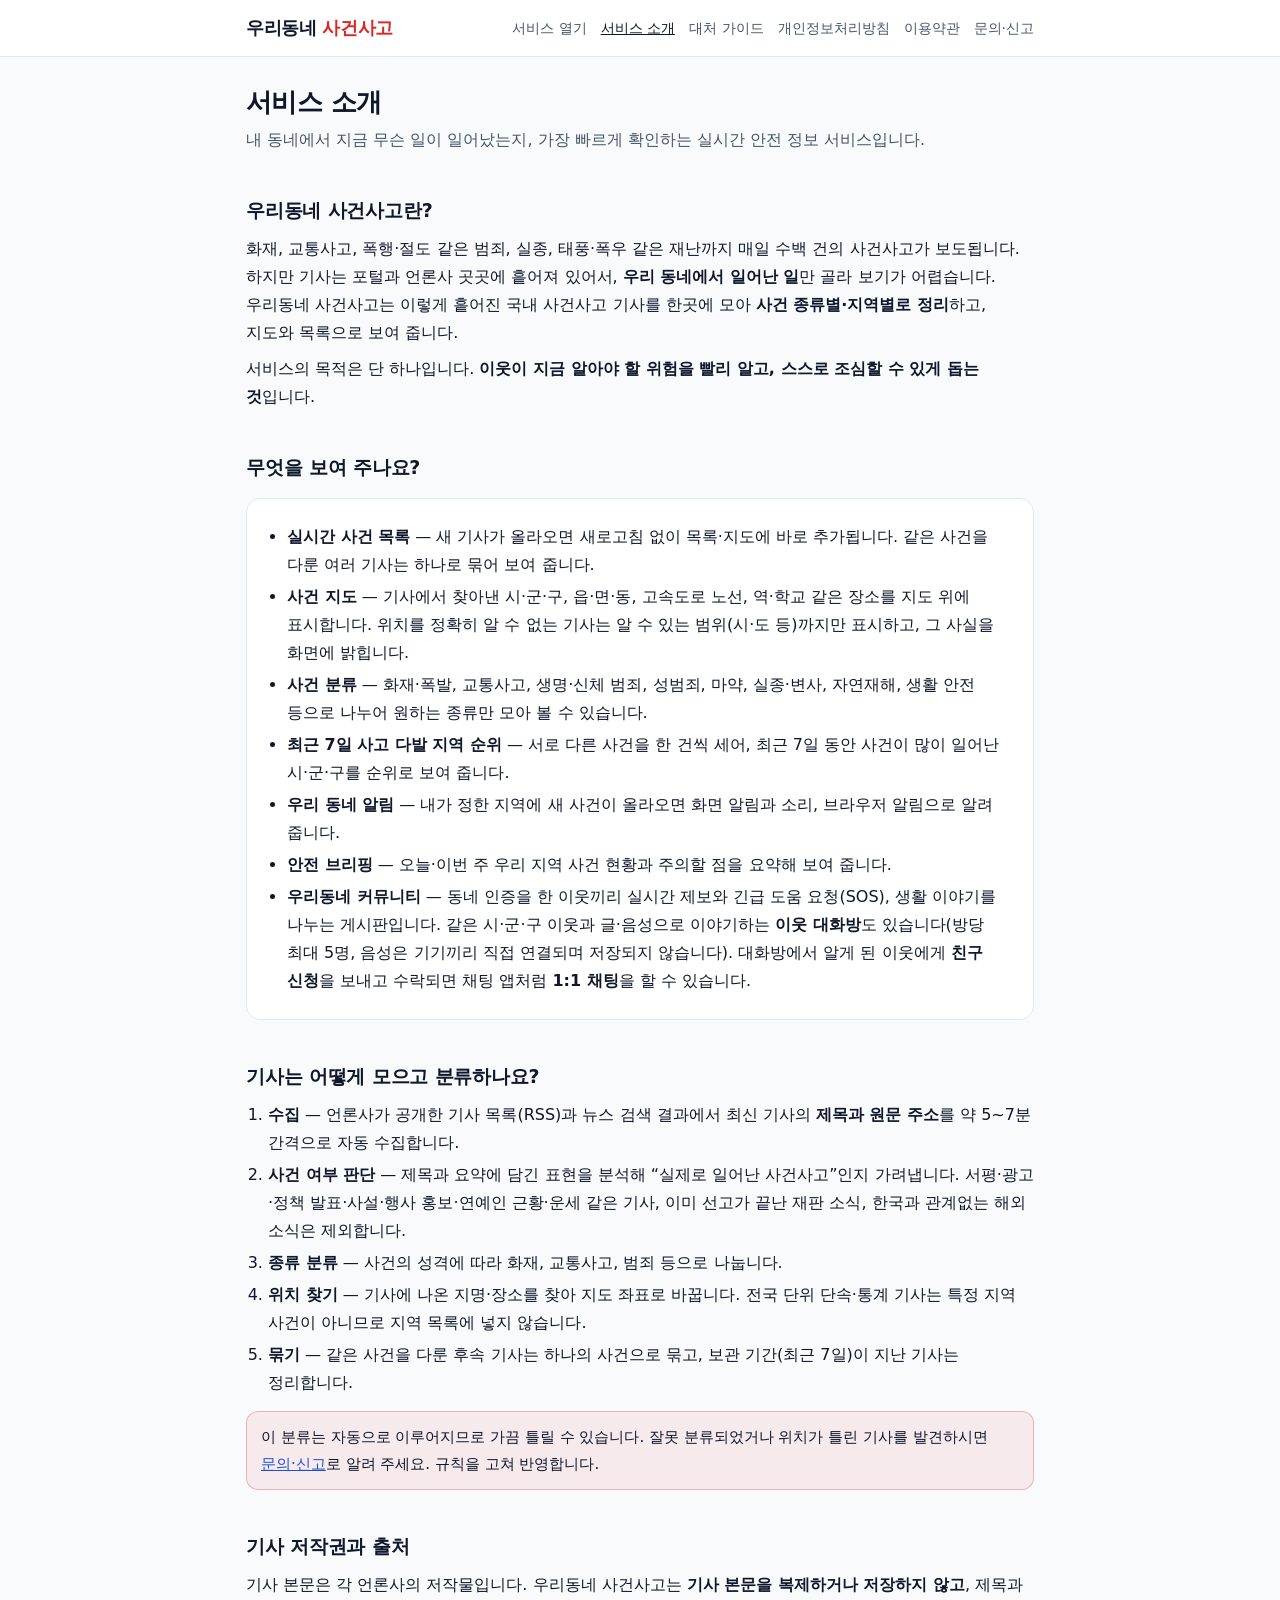
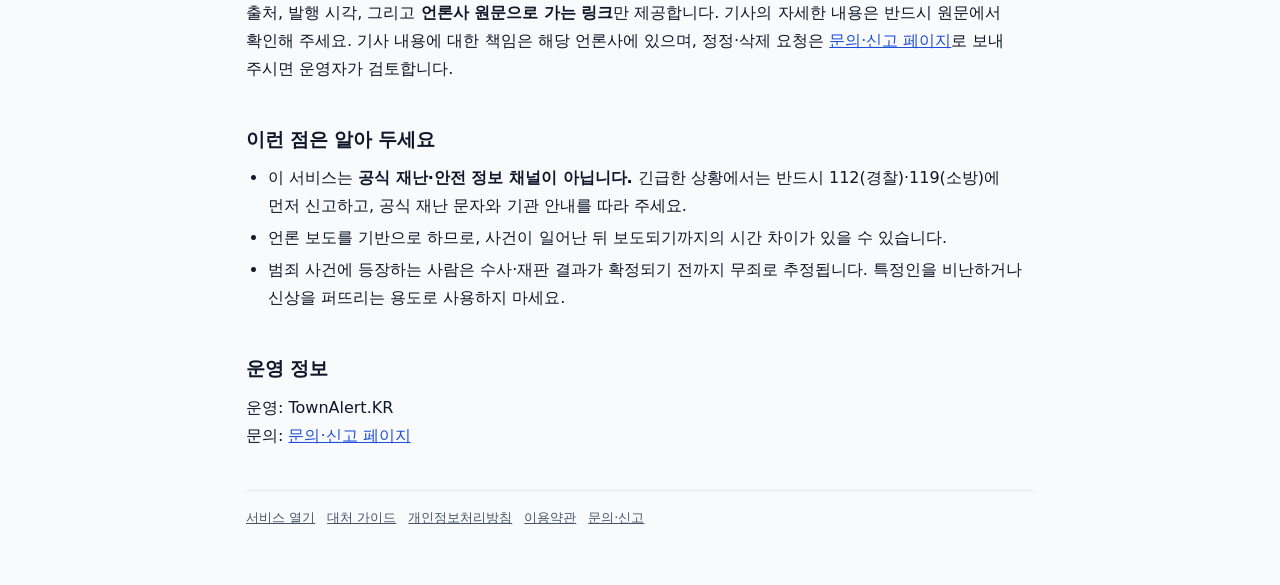
<file: about.html>
<!DOCTYPE html>
<html lang="ko">
<head>
<script async src="https://www.googletagmanager.com/gtm.js?id=GTM-566SNNGH"></script>
<script>
  window.dataLayer = window.dataLayer || [];
  function gtag(){dataLayer.push(arguments);}
  gtag('js', new Date());
</script>
<meta charset="UTF-8">
<meta name="viewport" content="width=device-width, initial-scale=1.0">
    <script async src="https://pagead2.googlesyndication.com/pagead/js/adsbygoogle.js?client=ca-pub-5504452289096948" crossorigin="anonymous"></script>
<title>서비스 소개 - 우리동네 사건사고</title>
<meta name="description" content="우리동네 사건사고가 무엇인지, 어떤 기사를 어떻게 모으고 분류하는지, 어떤 기능을 제공하는지 소개합니다.">
<link rel="canonical" href="https://www.townalert.kr/about.html">
<link rel="stylesheet" href="site.css">
</head>
<body>
<header class="top"><div class="top-in">
  <a class="brand" href="./">우리동네 <b>사건사고</b></a>
  <nav class="nav"><a href="./">서비스 열기</a><a class="on" href="about.html">서비스 소개</a><a href="guide.html">대처 가이드</a><a href="privacy.html">개인정보처리방침</a><a href="terms.html">이용약관</a><a href="contact.html">문의·신고</a></nav>
</div></header>
<main class="wrap">
  <h1>서비스 소개</h1>
  <p class="lead">내 동네에서 지금 무슨 일이 일어났는지, 가장 빠르게 확인하는 실시간 안전 정보 서비스입니다.</p>

  <h2>우리동네 사건사고란?</h2>
  <p>화재, 교통사고, 폭행·절도 같은 범죄, 실종, 태풍·폭우 같은 재난까지 매일 수백 건의 사건사고가 보도됩니다. 하지만 기사는 포털과 언론사 곳곳에 흩어져 있어서, <b>우리 동네에서 일어난 일</b>만 골라 보기가 어렵습니다. 우리동네 사건사고는 이렇게 흩어진 국내 사건사고 기사를 한곳에 모아 <b>사건 종류별·지역별로 정리</b>하고, 지도와 목록으로 보여 줍니다.</p>
  <p>서비스의 목적은 단 하나입니다. <b>이웃이 지금 알아야 할 위험을 빨리 알고, 스스로 조심할 수 있게 돕는 것</b>입니다.</p>

  <h2>무엇을 보여 주나요?</h2>
  <div class="card"><ul>
    <li><b>실시간 사건 목록</b> — 새 기사가 올라오면 새로고침 없이 목록·지도에 바로 추가됩니다. 같은 사건을 다룬 여러 기사는 하나로 묶어 보여 줍니다.</li>
    <li><b>사건 지도</b> — 기사에서 찾아낸 시·군·구, 읍·면·동, 고속도로 노선, 역·학교 같은 장소를 지도 위에 표시합니다. 위치를 정확히 알 수 없는 기사는 알 수 있는 범위(시·도 등)까지만 표시하고, 그 사실을 화면에 밝힙니다.</li>
    <li><b>사건 분류</b> — 화재·폭발, 교통사고, 생명·신체 범죄, 성범죄, 마약, 실종·변사, 자연재해, 생활 안전 등으로 나누어 원하는 종류만 모아 볼 수 있습니다.</li>
    <li><b>최근 7일 사고 다발 지역 순위</b> — 서로 다른 사건을 한 건씩 세어, 최근 7일 동안 사건이 많이 일어난 시·군·구를 순위로 보여 줍니다.</li>
    <li><b>우리 동네 알림</b> — 내가 정한 지역에 새 사건이 올라오면 화면 알림과 소리, 브라우저 알림으로 알려 줍니다.</li>
    <li><b>안전 브리핑</b> — 오늘·이번 주 우리 지역 사건 현황과 주의할 점을 요약해 보여 줍니다.</li>
    <li><b>우리동네 커뮤니티</b> — 동네 인증을 한 이웃끼리 실시간 제보와 긴급 도움 요청(SOS), 생활 이야기를 나누는 게시판입니다. 같은 시·군·구 이웃과 글·음성으로 이야기하는 <b>이웃 대화방</b>도 있습니다(방당 최대 5명, 음성은 기기끼리 직접 연결되며 저장되지 않습니다). 대화방에서 알게 된 이웃에게 <b>친구 신청</b>을 보내고 수락되면 채팅 앱처럼 <b>1:1 채팅</b>을 할 수 있습니다.</li>
  </ul></div>

  <h2>기사는 어떻게 모으고 분류하나요?</h2>
  <ol>
    <li><b>수집</b> — 언론사가 공개한 기사 목록(RSS)과 뉴스 검색 결과에서 최신 기사의 <b>제목과 원문 주소</b>를 약 5~7분 간격으로 자동 수집합니다.</li>
    <li><b>사건 여부 판단</b> — 제목과 요약에 담긴 표현을 분석해 “실제로 일어난 사건사고”인지 가려냅니다. 서평·광고·정책 발표·사설·행사 홍보·연예인 근황·운세 같은 기사, 이미 선고가 끝난 재판 소식, 한국과 관계없는 해외 소식은 제외합니다.</li>
    <li><b>종류 분류</b> — 사건의 성격에 따라 화재, 교통사고, 범죄 등으로 나눕니다.</li>
    <li><b>위치 찾기</b> — 기사에 나온 지명·장소를 찾아 지도 좌표로 바꿉니다. 전국 단위 단속·통계 기사는 특정 지역 사건이 아니므로 지역 목록에 넣지 않습니다.</li>
    <li><b>묶기</b> — 같은 사건을 다룬 후속 기사는 하나의 사건으로 묶고, 보관 기간(최근 7일)이 지난 기사는 정리합니다.</li>
  </ol>
  <div class="note">이 분류는 자동으로 이루어지므로 가끔 틀릴 수 있습니다. 잘못 분류되었거나 위치가 틀린 기사를 발견하시면 <a href="contact.html">문의·신고</a>로 알려 주세요. 규칙을 고쳐 반영합니다.</div>

  <h2>기사 저작권과 출처</h2>
  <p>기사 본문은 각 언론사의 저작물입니다. 우리동네 사건사고는 <b>기사 본문을 복제하거나 저장하지 않고</b>, 제목과 출처, 발행 시각, 그리고 <b>언론사 원문으로 가는 링크</b>만 제공합니다. 기사의 자세한 내용은 반드시 원문에서 확인해 주세요. 기사 내용에 대한 책임은 해당 언론사에 있으며, 정정·삭제 요청은 <a href="contact.html">문의·신고 페이지</a>로 보내 주시면 운영자가 검토합니다.</p>

  <h2>이런 점은 알아 두세요</h2>
  <ul>
    <li>이 서비스는 <b>공식 재난·안전 정보 채널이 아닙니다.</b> 긴급한 상황에서는 반드시 112(경찰)·119(소방)에 먼저 신고하고, 공식 재난 문자와 기관 안내를 따라 주세요.</li>
    <li>언론 보도를 기반으로 하므로, 사건이 일어난 뒤 보도되기까지의 시간 차이가 있을 수 있습니다.</li>
    <li>범죄 사건에 등장하는 사람은 수사·재판 결과가 확정되기 전까지 무죄로 추정됩니다. 특정인을 비난하거나 신상을 퍼뜨리는 용도로 사용하지 마세요.</li>
  </ul>

  <h2>운영 정보</h2>
  <p>운영: TownAlert.KR<br>문의: <a href="contact.html">문의·신고 페이지</a></p>

  <div class="foot"><a href="./">서비스 열기</a><a href="guide.html">대처 가이드</a><a href="privacy.html">개인정보처리방침</a><a href="terms.html">이용약관</a><a href="contact.html">문의·신고</a></div>
</main>
</body>
</html>
</file>
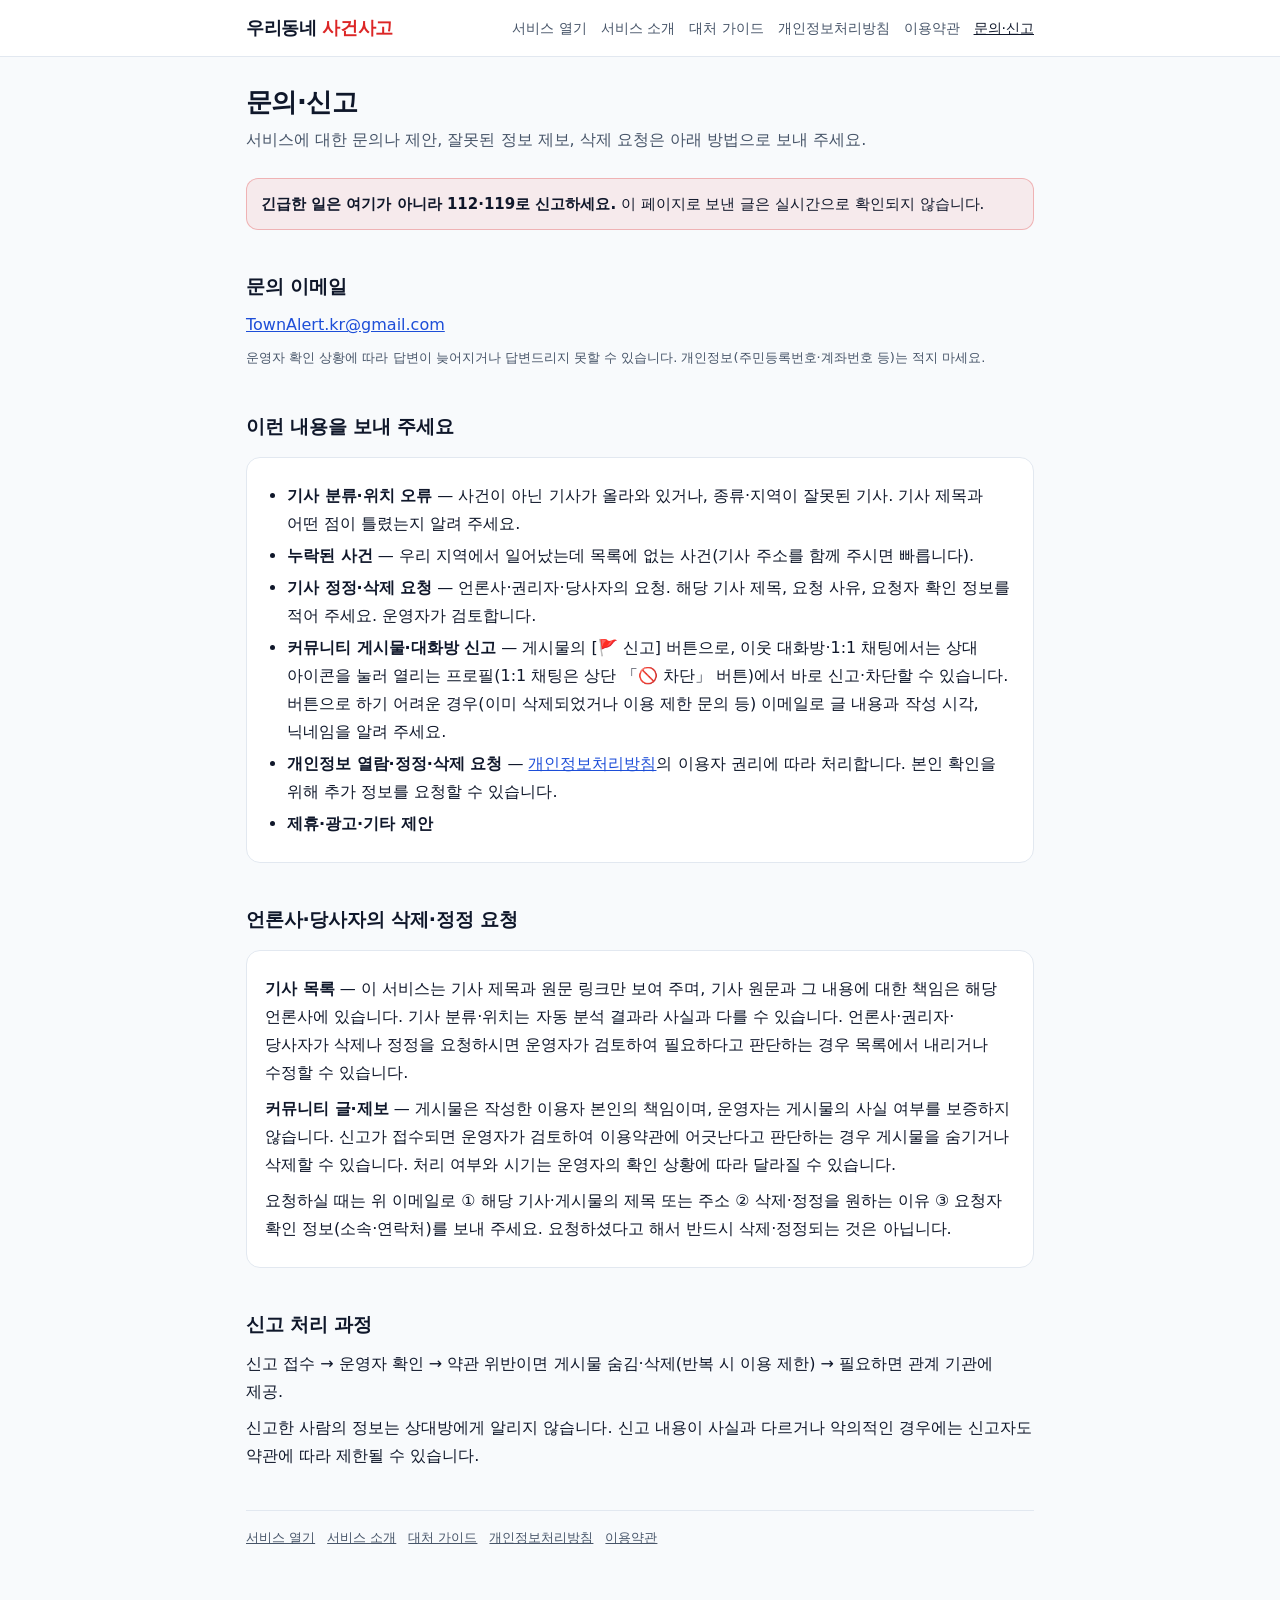
<file: contact.html>
<!DOCTYPE html>
<html lang="ko">
<head>
<script async src="https://www.googletagmanager.com/gtm.js?id=GTM-566SNNGH"></script>
<script>
  window.dataLayer = window.dataLayer || [];
  function gtag(){dataLayer.push(arguments);}
  gtag('js', new Date());
</script>
<meta charset="UTF-8">
<meta name="viewport" content="width=device-width, initial-scale=1.0">
    <script async src="https://pagead2.googlesyndication.com/pagead/js/adsbygoogle.js?client=ca-pub-5504452289096948" crossorigin="anonymous"></script>
<title>문의·신고 - 우리동네 사건사고</title>
<meta name="description" content="서비스 문의, 기사 오류 제보, 기사 정정·삭제 요청, 커뮤니티 게시물 신고, 개인정보 관련 요청 방법을 안내합니다.">
<link rel="canonical" href="https://www.townalert.kr/contact.html">
<link rel="stylesheet" href="site.css">
</head>
<body>
<header class="top"><div class="top-in">
  <a class="brand" href="./">우리동네 <b>사건사고</b></a>
  <nav class="nav"><a href="./">서비스 열기</a><a href="about.html">서비스 소개</a><a href="guide.html">대처 가이드</a><a href="privacy.html">개인정보처리방침</a><a href="terms.html">이용약관</a><a class="on" href="contact.html">문의·신고</a></nav>
</div></header>
<main class="wrap">
  <h1>문의·신고</h1>
  <p class="lead">서비스에 대한 문의나 제안, 잘못된 정보 제보, 삭제 요청은 아래 방법으로 보내 주세요.</p>

  <div class="note"><b>긴급한 일은 여기가 아니라 112·119로 신고하세요.</b> 이 페이지로 보낸 글은 실시간으로 확인되지 않습니다.</div>

  <h2>문의 이메일</h2>
  <p><a href="mailto:TownAlert.kr@gmail.com">TownAlert.kr@gmail.com</a></p>
  <p class="meta">운영자 확인 상황에 따라 답변이 늦어지거나 답변드리지 못할 수 있습니다. 개인정보(주민등록번호·계좌번호 등)는 적지 마세요.</p>

  <h2>이런 내용을 보내 주세요</h2>
  <div class="card"><ul>
    <li><b>기사 분류·위치 오류</b> — 사건이 아닌 기사가 올라와 있거나, 종류·지역이 잘못된 기사. 기사 제목과 어떤 점이 틀렸는지 알려 주세요.</li>
    <li><b>누락된 사건</b> — 우리 지역에서 일어났는데 목록에 없는 사건(기사 주소를 함께 주시면 빠릅니다).</li>
    <li><b>기사 정정·삭제 요청</b> — 언론사·권리자·당사자의 요청. 해당 기사 제목, 요청 사유, 요청자 확인 정보를 적어 주세요. 운영자가 검토합니다.</li>
    <li><b>커뮤니티 게시물·대화방 신고</b> — 게시물의 [🚩 신고] 버튼으로, 이웃 대화방·1:1 채팅에서는 상대 아이콘을 눌러 열리는 프로필(1:1 채팅은 상단 「🚫 차단」 버튼)에서 바로 신고·차단할 수 있습니다. 버튼으로 하기 어려운 경우(이미 삭제되었거나 이용 제한 문의 등) 이메일로 글 내용과 작성 시각, 닉네임을 알려 주세요.</li>
    <li><b>개인정보 열람·정정·삭제 요청</b> — <a href="privacy.html">개인정보처리방침</a>의 이용자 권리에 따라 처리합니다. 본인 확인을 위해 추가 정보를 요청할 수 있습니다.</li>
    <li><b>제휴·광고·기타 제안</b></li>
  </ul></div>

  <h2>언론사·당사자의 삭제·정정 요청</h2>
  <div class="card">
    <p><b>기사 목록</b> — 이 서비스는 기사 제목과 원문 링크만 보여 주며, 기사 원문과 그 내용에 대한 책임은 해당 언론사에 있습니다. 기사 분류·위치는 자동 분석 결과라 사실과 다를 수 있습니다. 언론사·권리자·당사자가 삭제나 정정을 요청하시면 운영자가 검토하여 필요하다고 판단하는 경우 목록에서 내리거나 수정할 수 있습니다.</p>
    <p><b>커뮤니티 글·제보</b> — 게시물은 작성한 이용자 본인의 책임이며, 운영자는 게시물의 사실 여부를 보증하지 않습니다. 신고가 접수되면 운영자가 검토하여 이용약관에 어긋난다고 판단하는 경우 게시물을 숨기거나 삭제할 수 있습니다. 처리 여부와 시기는 운영자의 확인 상황에 따라 달라질 수 있습니다.</p>
    <p>요청하실 때는 위 이메일로 ① 해당 기사·게시물의 제목 또는 주소 ② 삭제·정정을 원하는 이유 ③ 요청자 확인 정보(소속·연락처)를 보내 주세요. 요청하셨다고 해서 반드시 삭제·정정되는 것은 아닙니다.</p>
  </div>

  <h2>신고 처리 과정</h2>
  <p>신고 접수 → 운영자 확인 → 약관 위반이면 게시물 숨김·삭제(반복 시 이용 제한) → 필요하면 관계 기관에 제공.</p>
  <p>신고한 사람의 정보는 상대방에게 알리지 않습니다. 신고 내용이 사실과 다르거나 악의적인 경우에는 신고자도 약관에 따라 제한될 수 있습니다.</p>

  <div class="foot"><a href="./">서비스 열기</a><a href="about.html">서비스 소개</a><a href="guide.html">대처 가이드</a><a href="privacy.html">개인정보처리방침</a><a href="terms.html">이용약관</a></div>
</main>
</body>
</html>
</file>
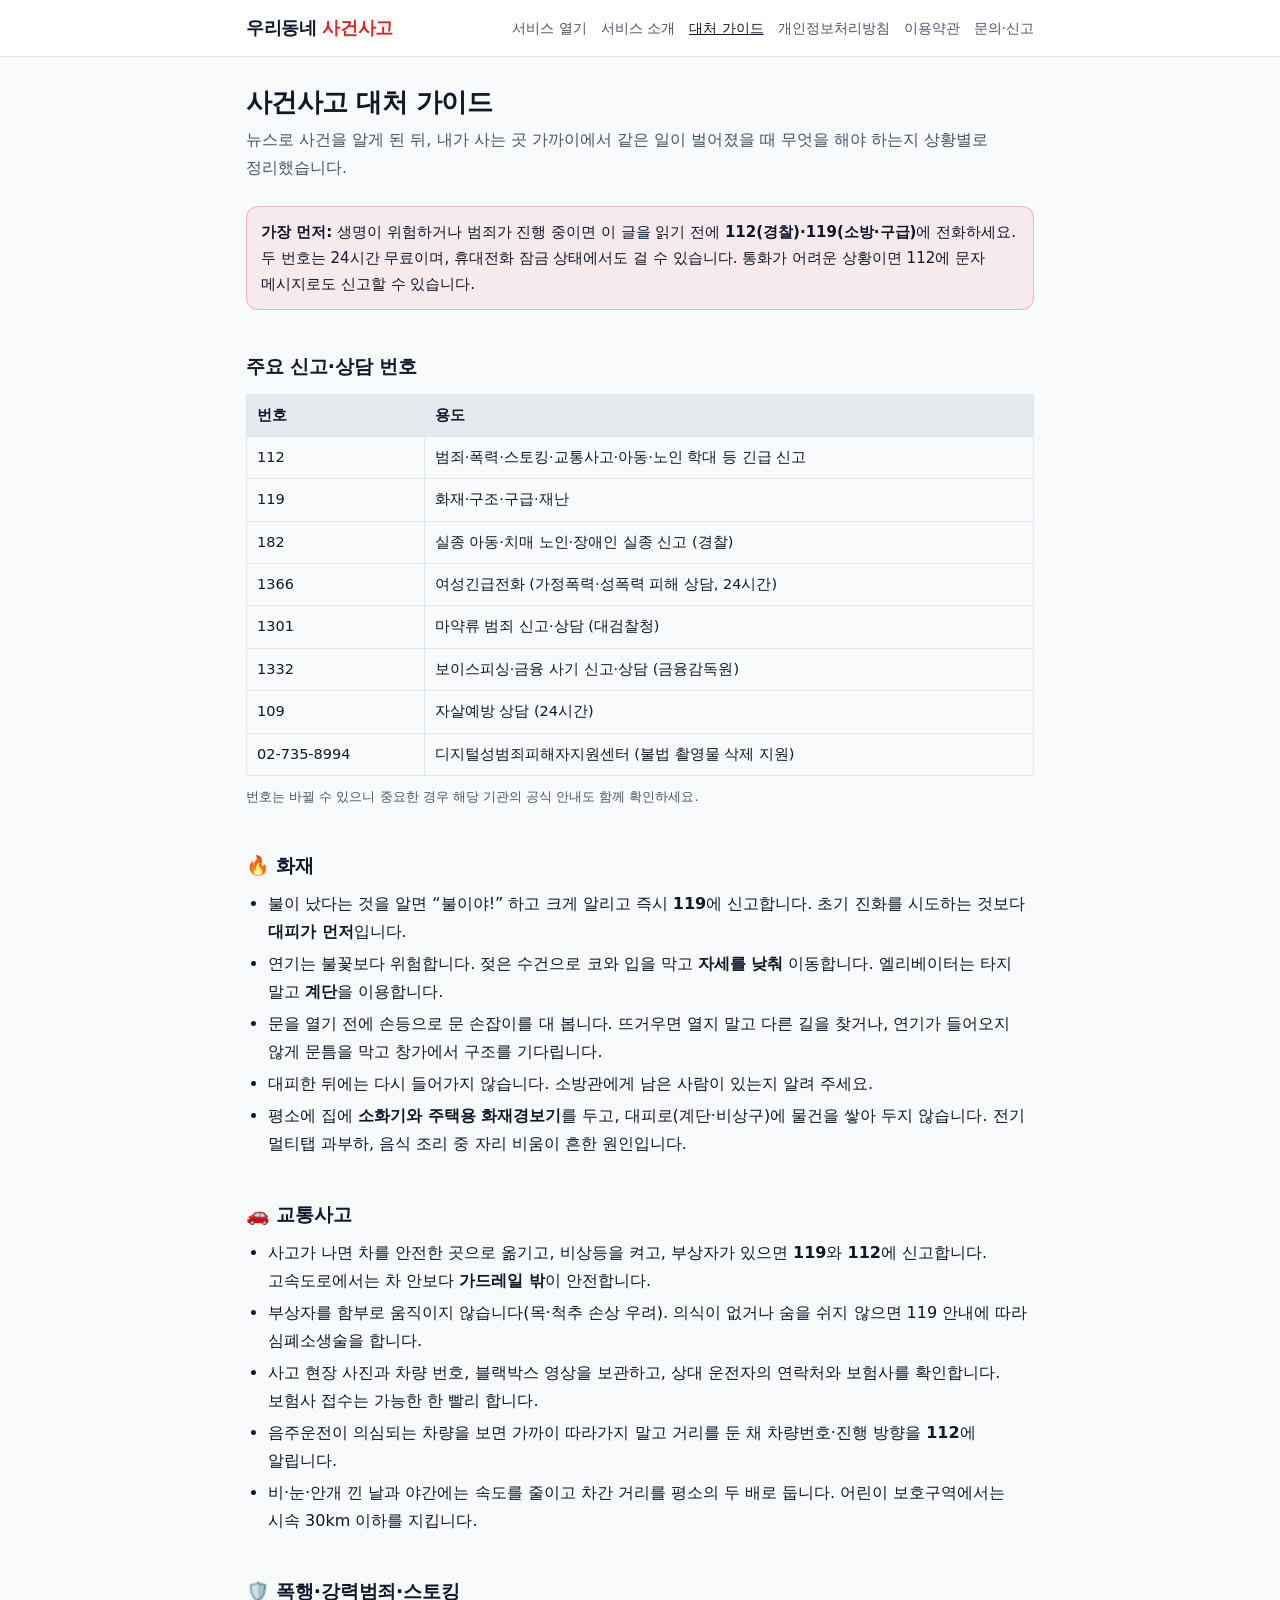
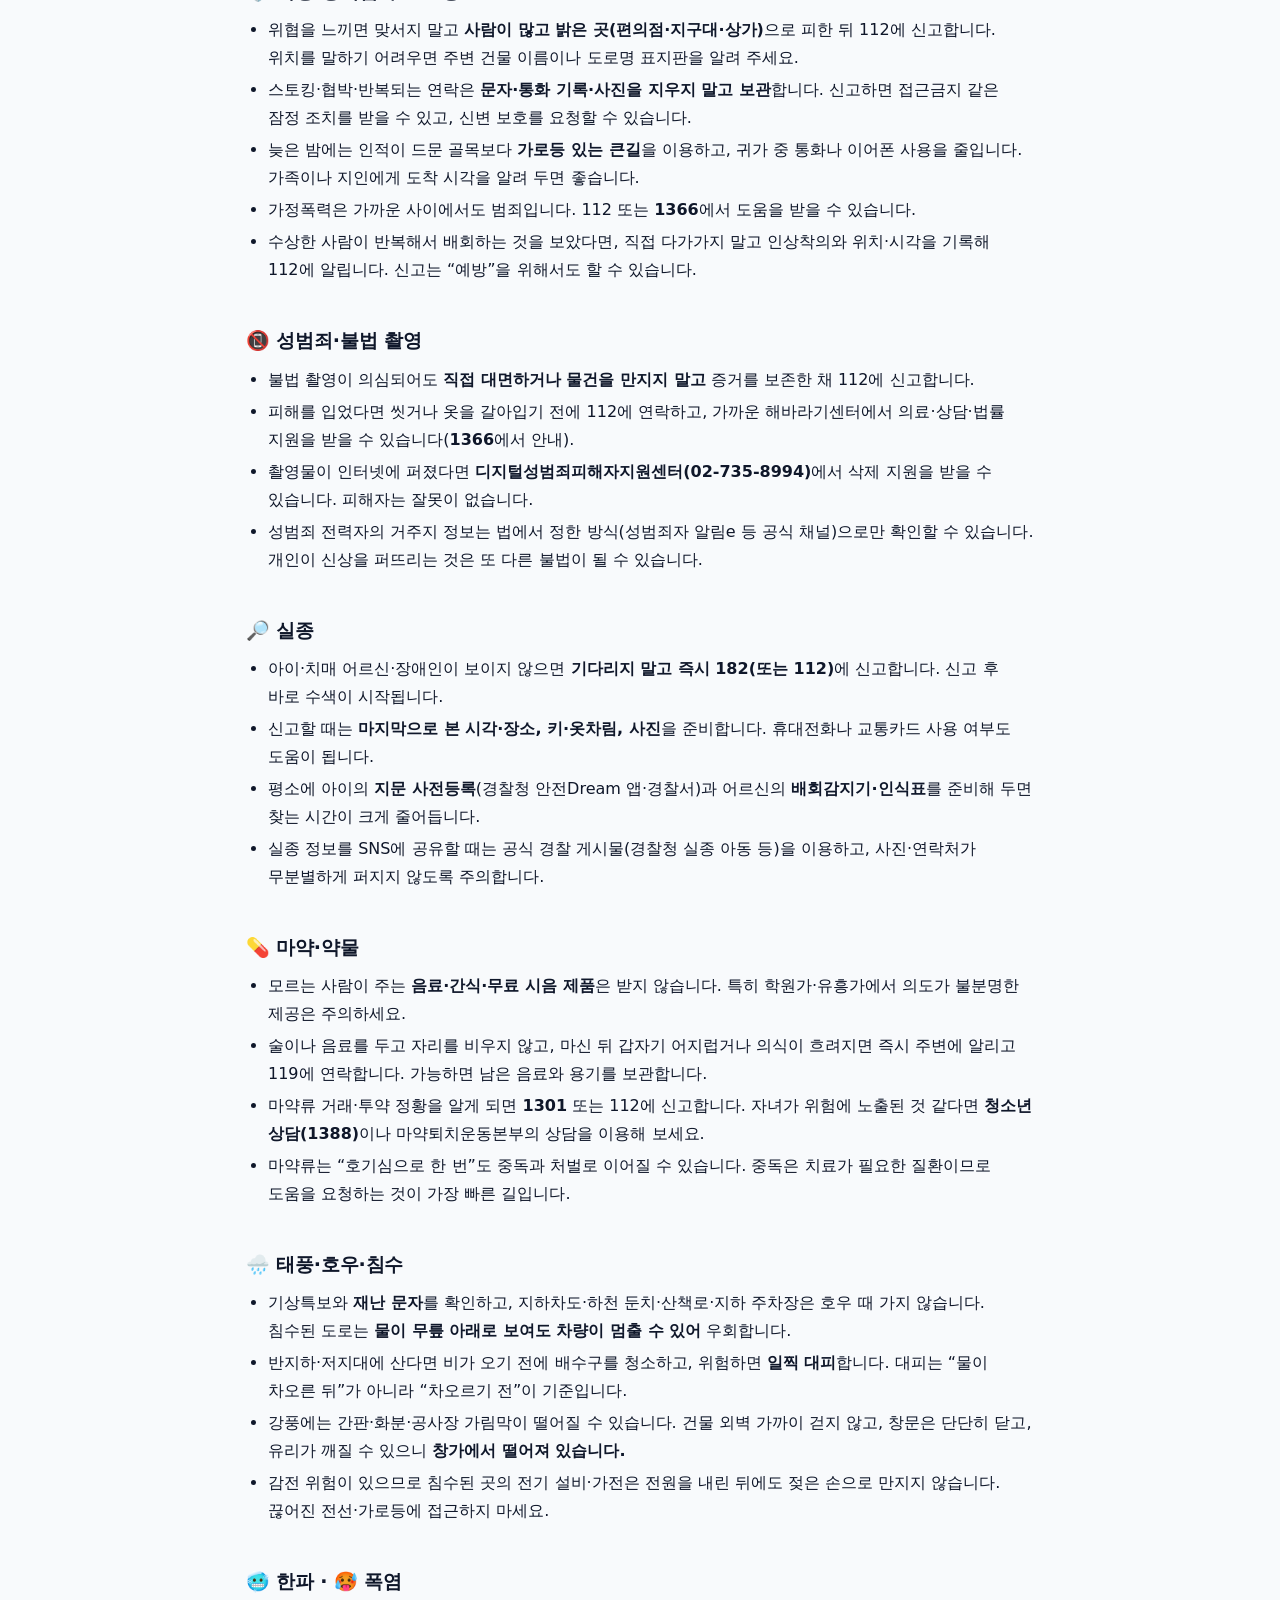
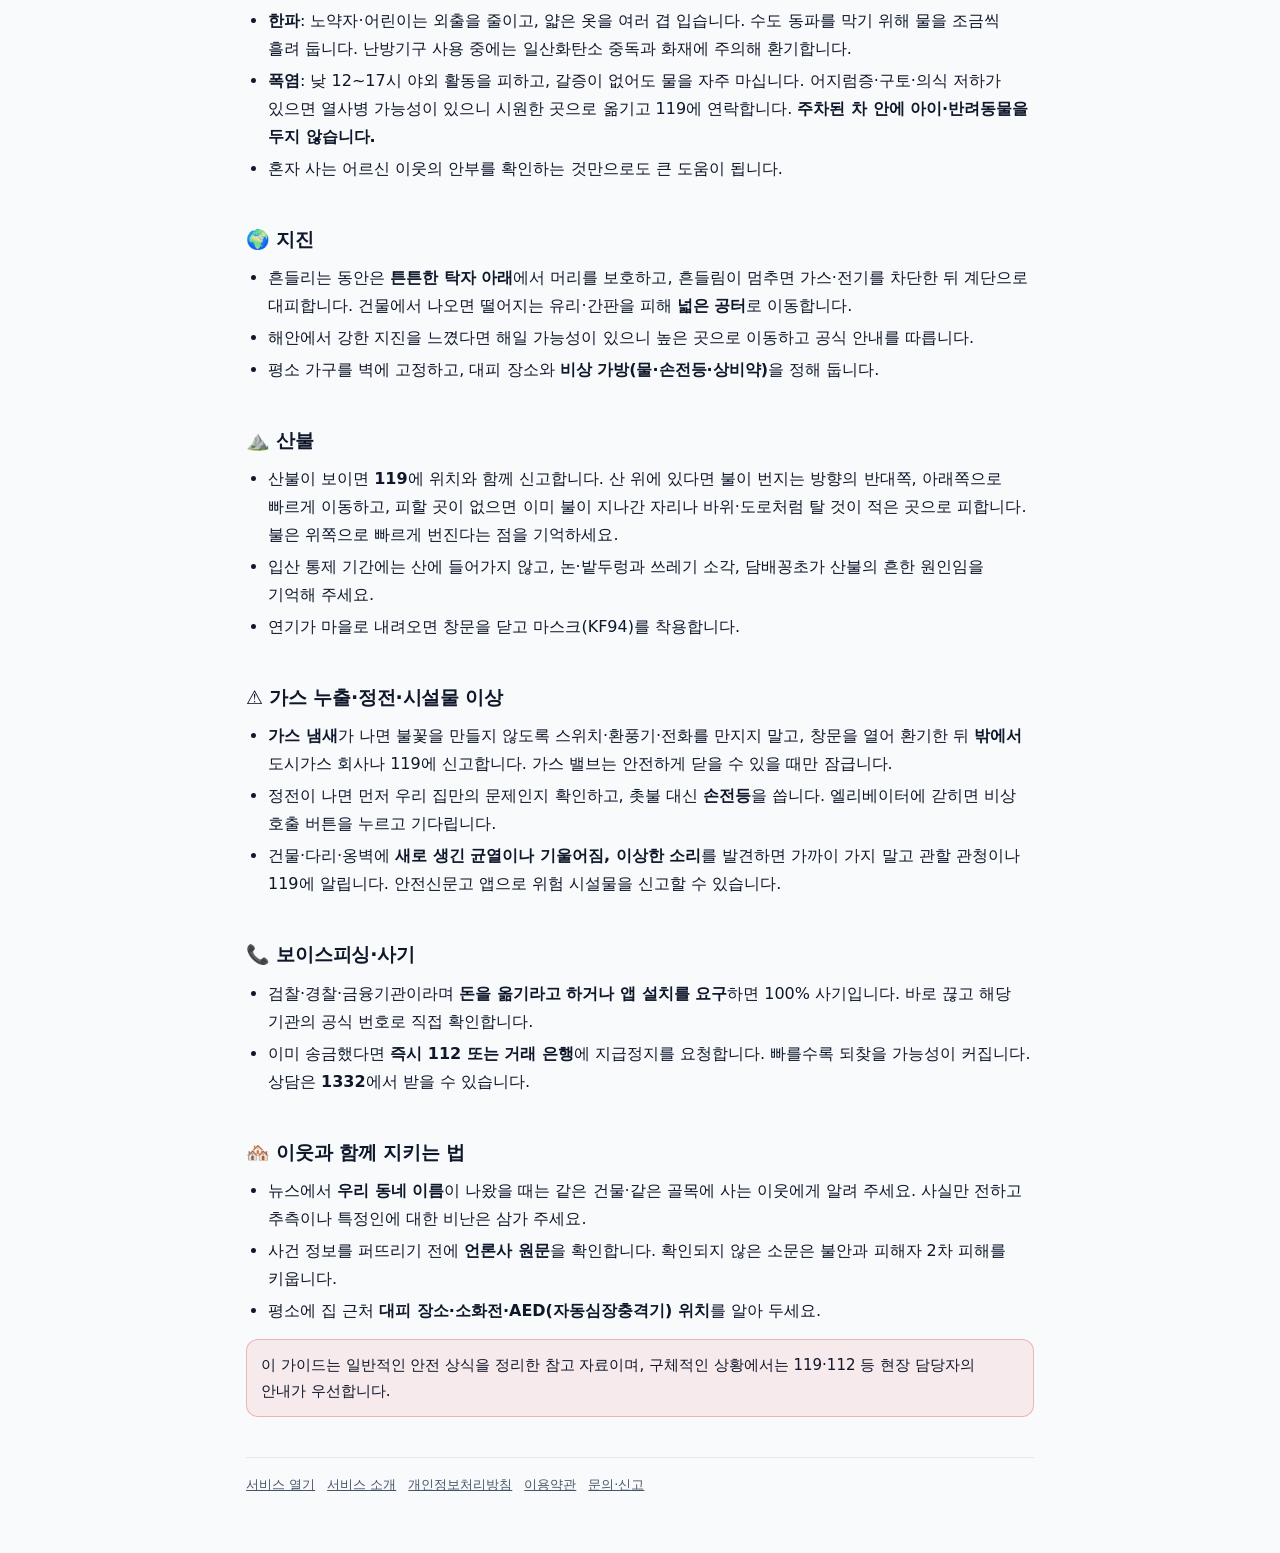
<file: guide.html>
<!DOCTYPE html>
<html lang="ko">
<head>
<script async src="https://www.googletagmanager.com/gtm.js?id=GTM-566SNNGH"></script>
<script>
  window.dataLayer = window.dataLayer || [];
  function gtag(){dataLayer.push(arguments);}
  gtag('js', new Date());
</script>
<meta charset="UTF-8">
<meta name="viewport" content="width=device-width, initial-scale=1.0">
    <script async src="https://pagead2.googlesyndication.com/pagead/js/adsbygoogle.js?client=ca-pub-5504452289096948" crossorigin="anonymous"></script>
<title>사건사고 대처 가이드 - 우리동네 사건사고</title>
<meta name="description" content="화재, 교통사고, 범죄, 실종, 마약, 태풍·호우, 한파·폭염, 지진, 산불, 가스 누출까지 상황별로 지금 해야 할 행동과 신고 번호를 정리한 안전 가이드입니다.">
<link rel="canonical" href="https://www.townalert.kr/guide.html">
<link rel="stylesheet" href="site.css">
</head>
<body>
<header class="top"><div class="top-in">
  <a class="brand" href="./">우리동네 <b>사건사고</b></a>
  <nav class="nav"><a href="./">서비스 열기</a><a href="about.html">서비스 소개</a><a class="on" href="guide.html">대처 가이드</a><a href="privacy.html">개인정보처리방침</a><a href="terms.html">이용약관</a><a href="contact.html">문의·신고</a></nav>
</div></header>
<main class="wrap">
  <h1>사건사고 대처 가이드</h1>
  <p class="lead">뉴스로 사건을 알게 된 뒤, 내가 사는 곳 가까이에서 같은 일이 벌어졌을 때 무엇을 해야 하는지 상황별로 정리했습니다.</p>

  <div class="note"><b>가장 먼저:</b> 생명이 위험하거나 범죄가 진행 중이면 이 글을 읽기 전에 <b>112(경찰)·119(소방·구급)</b>에 전화하세요. 두 번호는 24시간 무료이며, 휴대전화 잠금 상태에서도 걸 수 있습니다. 통화가 어려운 상황이면 112에 문자 메시지로도 신고할 수 있습니다.</div>

  <h2>주요 신고·상담 번호</h2>
  <table>
    <tr><th>번호</th><th>용도</th></tr>
    <tr><td>112</td><td>범죄·폭력·스토킹·교통사고·아동·노인 학대 등 긴급 신고</td></tr>
    <tr><td>119</td><td>화재·구조·구급·재난</td></tr>
    <tr><td>182</td><td>실종 아동·치매 노인·장애인 실종 신고 (경찰)</td></tr>
    <tr><td>1366</td><td>여성긴급전화 (가정폭력·성폭력 피해 상담, 24시간)</td></tr>
    <tr><td>1301</td><td>마약류 범죄 신고·상담 (대검찰청)</td></tr>
    <tr><td>1332</td><td>보이스피싱·금융 사기 신고·상담 (금융감독원)</td></tr>
    <tr><td>109</td><td>자살예방 상담 (24시간)</td></tr>
    <tr><td>02-735-8994</td><td>디지털성범죄피해자지원센터 (불법 촬영물 삭제 지원)</td></tr>
  </table>
  <p class="meta">번호는 바뀔 수 있으니 중요한 경우 해당 기관의 공식 안내도 함께 확인하세요.</p>

  <h2>🔥 화재</h2>
  <ul>
    <li>불이 났다는 것을 알면 “불이야!” 하고 크게 알리고 즉시 <b>119</b>에 신고합니다. 초기 진화를 시도하는 것보다 <b>대피가 먼저</b>입니다.</li>
    <li>연기는 불꽃보다 위험합니다. 젖은 수건으로 코와 입을 막고 <b>자세를 낮춰</b> 이동합니다. 엘리베이터는 타지 말고 <b>계단</b>을 이용합니다.</li>
    <li>문을 열기 전에 손등으로 문 손잡이를 대 봅니다. 뜨거우면 열지 말고 다른 길을 찾거나, 연기가 들어오지 않게 문틈을 막고 창가에서 구조를 기다립니다.</li>
    <li>대피한 뒤에는 다시 들어가지 않습니다. 소방관에게 남은 사람이 있는지 알려 주세요.</li>
    <li>평소에 집에 <b>소화기와 주택용 화재경보기</b>를 두고, 대피로(계단·비상구)에 물건을 쌓아 두지 않습니다. 전기 멀티탭 과부하, 음식 조리 중 자리 비움이 흔한 원인입니다.</li>
  </ul>

  <h2>🚗 교통사고</h2>
  <ul>
    <li>사고가 나면 차를 안전한 곳으로 옮기고, 비상등을 켜고, 부상자가 있으면 <b>119</b>와 <b>112</b>에 신고합니다. 고속도로에서는 차 안보다 <b>가드레일 밖</b>이 안전합니다.</li>
    <li>부상자를 함부로 움직이지 않습니다(목·척추 손상 우려). 의식이 없거나 숨을 쉬지 않으면 119 안내에 따라 심폐소생술을 합니다.</li>
    <li>사고 현장 사진과 차량 번호, 블랙박스 영상을 보관하고, 상대 운전자의 연락처와 보험사를 확인합니다. 보험사 접수는 가능한 한 빨리 합니다.</li>
    <li>음주운전이 의심되는 차량을 보면 가까이 따라가지 말고 거리를 둔 채 차량번호·진행 방향을 <b>112</b>에 알립니다.</li>
    <li>비·눈·안개 낀 날과 야간에는 속도를 줄이고 차간 거리를 평소의 두 배로 둡니다. 어린이 보호구역에서는 시속 30km 이하를 지킵니다.</li>
  </ul>

  <h2>🛡️ 폭행·강력범죄·스토킹</h2>
  <ul>
    <li>위협을 느끼면 맞서지 말고 <b>사람이 많고 밝은 곳(편의점·지구대·상가)</b>으로 피한 뒤 112에 신고합니다. 위치를 말하기 어려우면 주변 건물 이름이나 도로명 표지판을 알려 주세요.</li>
    <li>스토킹·협박·반복되는 연락은 <b>문자·통화 기록·사진을 지우지 말고 보관</b>합니다. 신고하면 접근금지 같은 잠정 조치를 받을 수 있고, 신변 보호를 요청할 수 있습니다.</li>
    <li>늦은 밤에는 인적이 드문 골목보다 <b>가로등 있는 큰길</b>을 이용하고, 귀가 중 통화나 이어폰 사용을 줄입니다. 가족이나 지인에게 도착 시각을 알려 두면 좋습니다.</li>
    <li>가정폭력은 가까운 사이에서도 범죄입니다. 112 또는 <b>1366</b>에서 도움을 받을 수 있습니다.</li>
    <li>수상한 사람이 반복해서 배회하는 것을 보았다면, 직접 다가가지 말고 인상착의와 위치·시각을 기록해 112에 알립니다. 신고는 “예방”을 위해서도 할 수 있습니다.</li>
  </ul>

  <h2>📵 성범죄·불법 촬영</h2>
  <ul>
    <li>불법 촬영이 의심되어도 <b>직접 대면하거나 물건을 만지지 말고</b> 증거를 보존한 채 112에 신고합니다.</li>
    <li>피해를 입었다면 씻거나 옷을 갈아입기 전에 112에 연락하고, 가까운 해바라기센터에서 의료·상담·법률 지원을 받을 수 있습니다(<b>1366</b>에서 안내).</li>
    <li>촬영물이 인터넷에 퍼졌다면 <b>디지털성범죄피해자지원센터(02-735-8994)</b>에서 삭제 지원을 받을 수 있습니다. 피해자는 잘못이 없습니다.</li>
    <li>성범죄 전력자의 거주지 정보는 법에서 정한 방식(성범죄자 알림e 등 공식 채널)으로만 확인할 수 있습니다. 개인이 신상을 퍼뜨리는 것은 또 다른 불법이 될 수 있습니다.</li>
  </ul>

  <h2>🔎 실종</h2>
  <ul>
    <li>아이·치매 어르신·장애인이 보이지 않으면 <b>기다리지 말고 즉시 182(또는 112)</b>에 신고합니다. 신고 후 바로 수색이 시작됩니다.</li>
    <li>신고할 때는 <b>마지막으로 본 시각·장소, 키·옷차림, 사진</b>을 준비합니다. 휴대전화나 교통카드 사용 여부도 도움이 됩니다.</li>
    <li>평소에 아이의 <b>지문 사전등록</b>(경찰청 안전Dream 앱·경찰서)과 어르신의 <b>배회감지기·인식표</b>를 준비해 두면 찾는 시간이 크게 줄어듭니다.</li>
    <li>실종 정보를 SNS에 공유할 때는 공식 경찰 게시물(경찰청 실종 아동 등)을 이용하고, 사진·연락처가 무분별하게 퍼지지 않도록 주의합니다.</li>
  </ul>

  <h2>💊 마약·약물</h2>
  <ul>
    <li>모르는 사람이 주는 <b>음료·간식·무료 시음 제품</b>은 받지 않습니다. 특히 학원가·유흥가에서 의도가 불분명한 제공은 주의하세요.</li>
    <li>술이나 음료를 두고 자리를 비우지 않고, 마신 뒤 갑자기 어지럽거나 의식이 흐려지면 즉시 주변에 알리고 119에 연락합니다. 가능하면 남은 음료와 용기를 보관합니다.</li>
    <li>마약류 거래·투약 정황을 알게 되면 <b>1301</b> 또는 112에 신고합니다. 자녀가 위험에 노출된 것 같다면 <b>청소년 상담(1388)</b>이나 마약퇴치운동본부의 상담을 이용해 보세요.</li>
    <li>마약류는 “호기심으로 한 번”도 중독과 처벌로 이어질 수 있습니다. 중독은 치료가 필요한 질환이므로 도움을 요청하는 것이 가장 빠른 길입니다.</li>
  </ul>

  <h2>🌧️ 태풍·호우·침수</h2>
  <ul>
    <li>기상특보와 <b>재난 문자</b>를 확인하고, 지하차도·하천 둔치·산책로·지하 주차장은 호우 때 가지 않습니다. 침수된 도로는 <b>물이 무릎 아래로 보여도 차량이 멈출 수 있어</b> 우회합니다.</li>
    <li>반지하·저지대에 산다면 비가 오기 전에 배수구를 청소하고, 위험하면 <b>일찍 대피</b>합니다. 대피는 “물이 차오른 뒤”가 아니라 “차오르기 전”이 기준입니다.</li>
    <li>강풍에는 간판·화분·공사장 가림막이 떨어질 수 있습니다. 건물 외벽 가까이 걷지 않고, 창문은 단단히 닫고, 유리가 깨질 수 있으니 <b>창가에서 떨어져 있습니다.</b></li>
    <li>감전 위험이 있으므로 침수된 곳의 전기 설비·가전은 전원을 내린 뒤에도 젖은 손으로 만지지 않습니다. 끊어진 전선·가로등에 접근하지 마세요.</li>
  </ul>

  <h2>🥶 한파 · 🥵 폭염</h2>
  <ul>
    <li><b>한파</b>: 노약자·어린이는 외출을 줄이고, 얇은 옷을 여러 겹 입습니다. 수도 동파를 막기 위해 물을 조금씩 흘려 둡니다. 난방기구 사용 중에는 일산화탄소 중독과 화재에 주의해 환기합니다.</li>
    <li><b>폭염</b>: 낮 12~17시 야외 활동을 피하고, 갈증이 없어도 물을 자주 마십니다. 어지럼증·구토·의식 저하가 있으면 열사병 가능성이 있으니 시원한 곳으로 옮기고 119에 연락합니다. <b>주차된 차 안에 아이·반려동물을 두지 않습니다.</b></li>
    <li>혼자 사는 어르신 이웃의 안부를 확인하는 것만으로도 큰 도움이 됩니다.</li>
  </ul>

  <h2>🌍 지진</h2>
  <ul>
    <li>흔들리는 동안은 <b>튼튼한 탁자 아래</b>에서 머리를 보호하고, 흔들림이 멈추면 가스·전기를 차단한 뒤 계단으로 대피합니다. 건물에서 나오면 떨어지는 유리·간판을 피해 <b>넓은 공터</b>로 이동합니다.</li>
    <li>해안에서 강한 지진을 느꼈다면 해일 가능성이 있으니 높은 곳으로 이동하고 공식 안내를 따릅니다.</li>
    <li>평소 가구를 벽에 고정하고, 대피 장소와 <b>비상 가방(물·손전등·상비약)</b>을 정해 둡니다.</li>
  </ul>

  <h2>⛰️ 산불</h2>
  <ul>
    <li>산불이 보이면 <b>119</b>에 위치와 함께 신고합니다. 산 위에 있다면 불이 번지는 방향의 반대쪽, 아래쪽으로 빠르게 이동하고, 피할 곳이 없으면 이미 불이 지나간 자리나 바위·도로처럼 탈 것이 적은 곳으로 피합니다. 불은 위쪽으로 빠르게 번진다는 점을 기억하세요.</li>
    <li>입산 통제 기간에는 산에 들어가지 않고, 논·밭두렁과 쓰레기 소각, 담배꽁초가 산불의 흔한 원인임을 기억해 주세요.</li>
    <li>연기가 마을로 내려오면 창문을 닫고 마스크(KF94)를 착용합니다.</li>
  </ul>

  <h2>⚠️ 가스 누출·정전·시설물 이상</h2>
  <ul>
    <li><b>가스 냄새</b>가 나면 불꽃을 만들지 않도록 스위치·환풍기·전화를 만지지 말고, 창문을 열어 환기한 뒤 <b>밖에서</b> 도시가스 회사나 119에 신고합니다. 가스 밸브는 안전하게 닫을 수 있을 때만 잠급니다.</li>
    <li>정전이 나면 먼저 우리 집만의 문제인지 확인하고, 촛불 대신 <b>손전등</b>을 씁니다. 엘리베이터에 갇히면 비상 호출 버튼을 누르고 기다립니다.</li>
    <li>건물·다리·옹벽에 <b>새로 생긴 균열이나 기울어짐, 이상한 소리</b>를 발견하면 가까이 가지 말고 관할 관청이나 119에 알립니다. 안전신문고 앱으로 위험 시설물을 신고할 수 있습니다.</li>
  </ul>

  <h2>📞 보이스피싱·사기</h2>
  <ul>
    <li>검찰·경찰·금융기관이라며 <b>돈을 옮기라고 하거나 앱 설치를 요구</b>하면 100% 사기입니다. 바로 끊고 해당 기관의 공식 번호로 직접 확인합니다.</li>
    <li>이미 송금했다면 <b>즉시 112 또는 거래 은행</b>에 지급정지를 요청합니다. 빠를수록 되찾을 가능성이 커집니다. 상담은 <b>1332</b>에서 받을 수 있습니다.</li>
  </ul>

  <h2>🏘️ 이웃과 함께 지키는 법</h2>
  <ul>
    <li>뉴스에서 <b>우리 동네 이름</b>이 나왔을 때는 같은 건물·같은 골목에 사는 이웃에게 알려 주세요. 사실만 전하고 추측이나 특정인에 대한 비난은 삼가 주세요.</li>
    <li>사건 정보를 퍼뜨리기 전에 <b>언론사 원문</b>을 확인합니다. 확인되지 않은 소문은 불안과 피해자 2차 피해를 키웁니다.</li>
    <li>평소에 집 근처 <b>대피 장소·소화전·AED(자동심장충격기) 위치</b>를 알아 두세요.</li>
  </ul>

  <div class="note">이 가이드는 일반적인 안전 상식을 정리한 참고 자료이며, 구체적인 상황에서는 119·112 등 현장 담당자의 안내가 우선합니다.</div>

  <div class="foot"><a href="./">서비스 열기</a><a href="about.html">서비스 소개</a><a href="privacy.html">개인정보처리방침</a><a href="terms.html">이용약관</a><a href="contact.html">문의·신고</a></div>
</main>
</body>
</html>
</file>
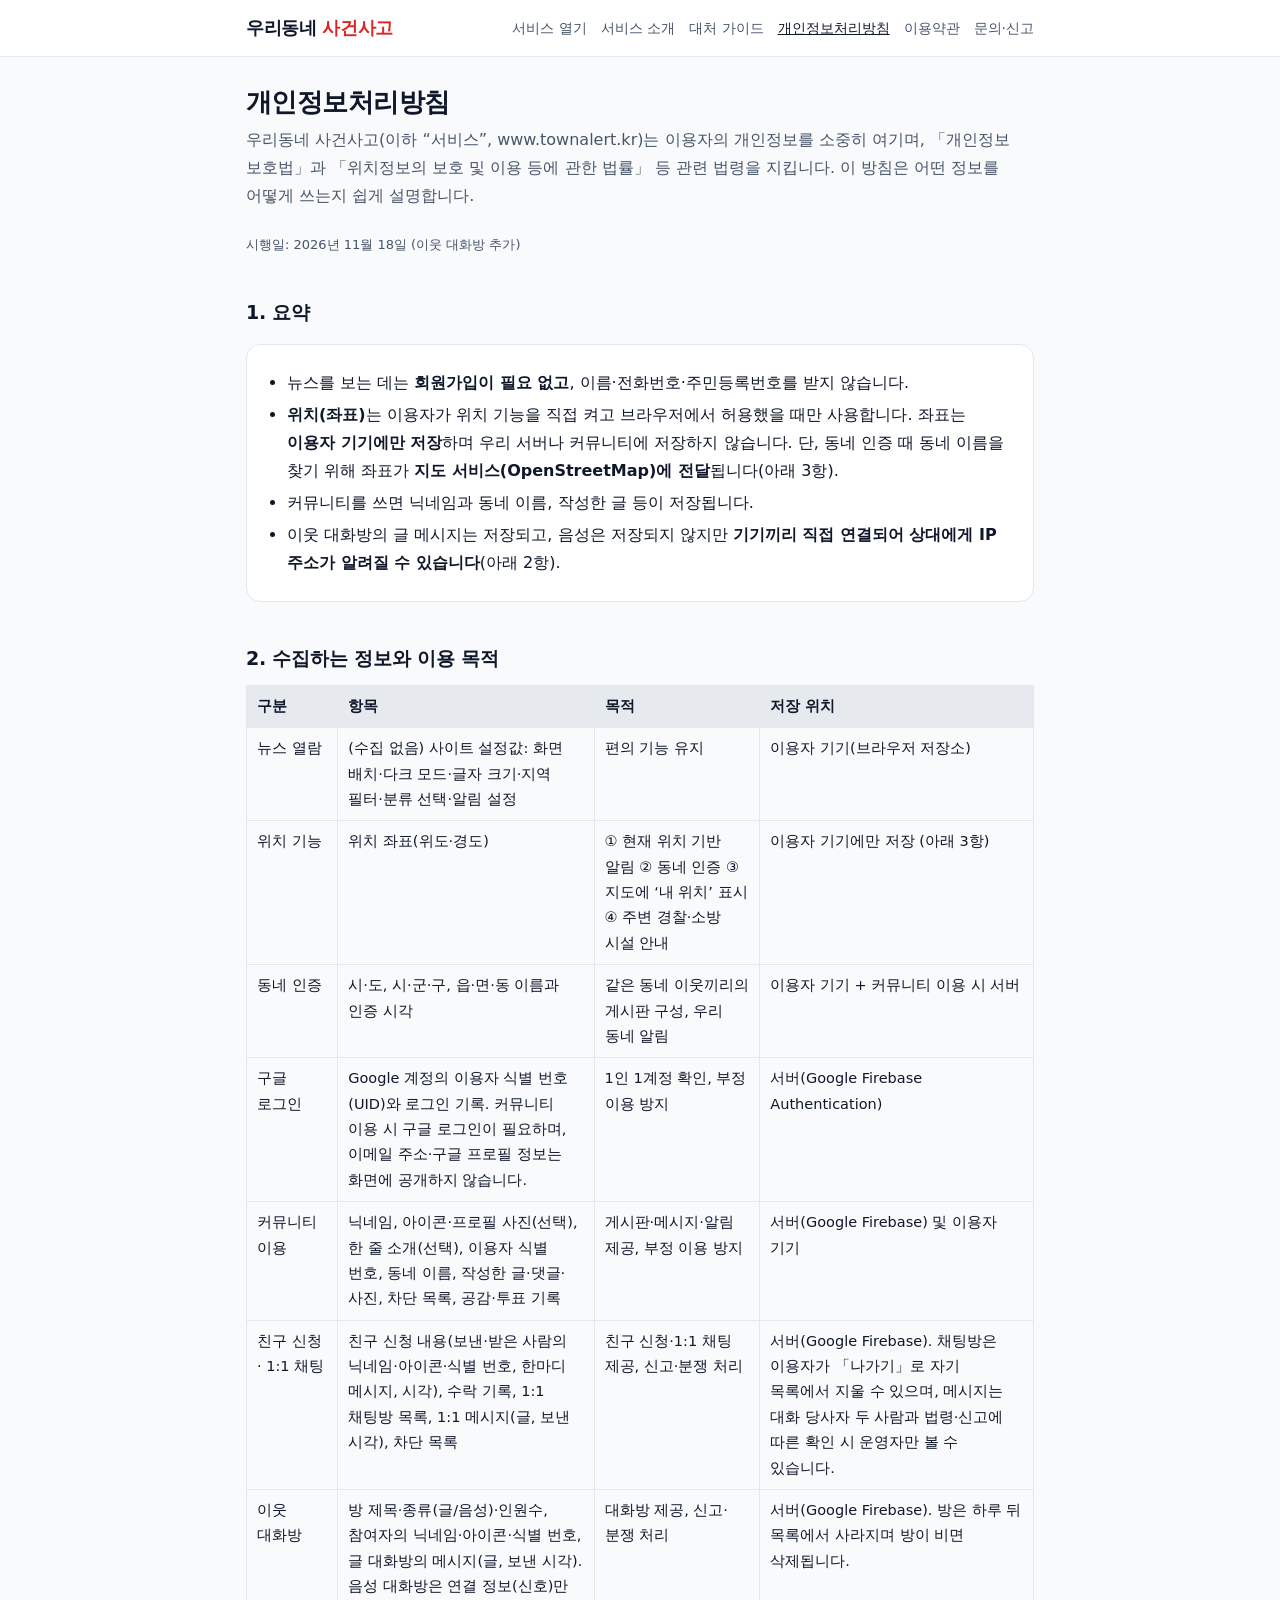
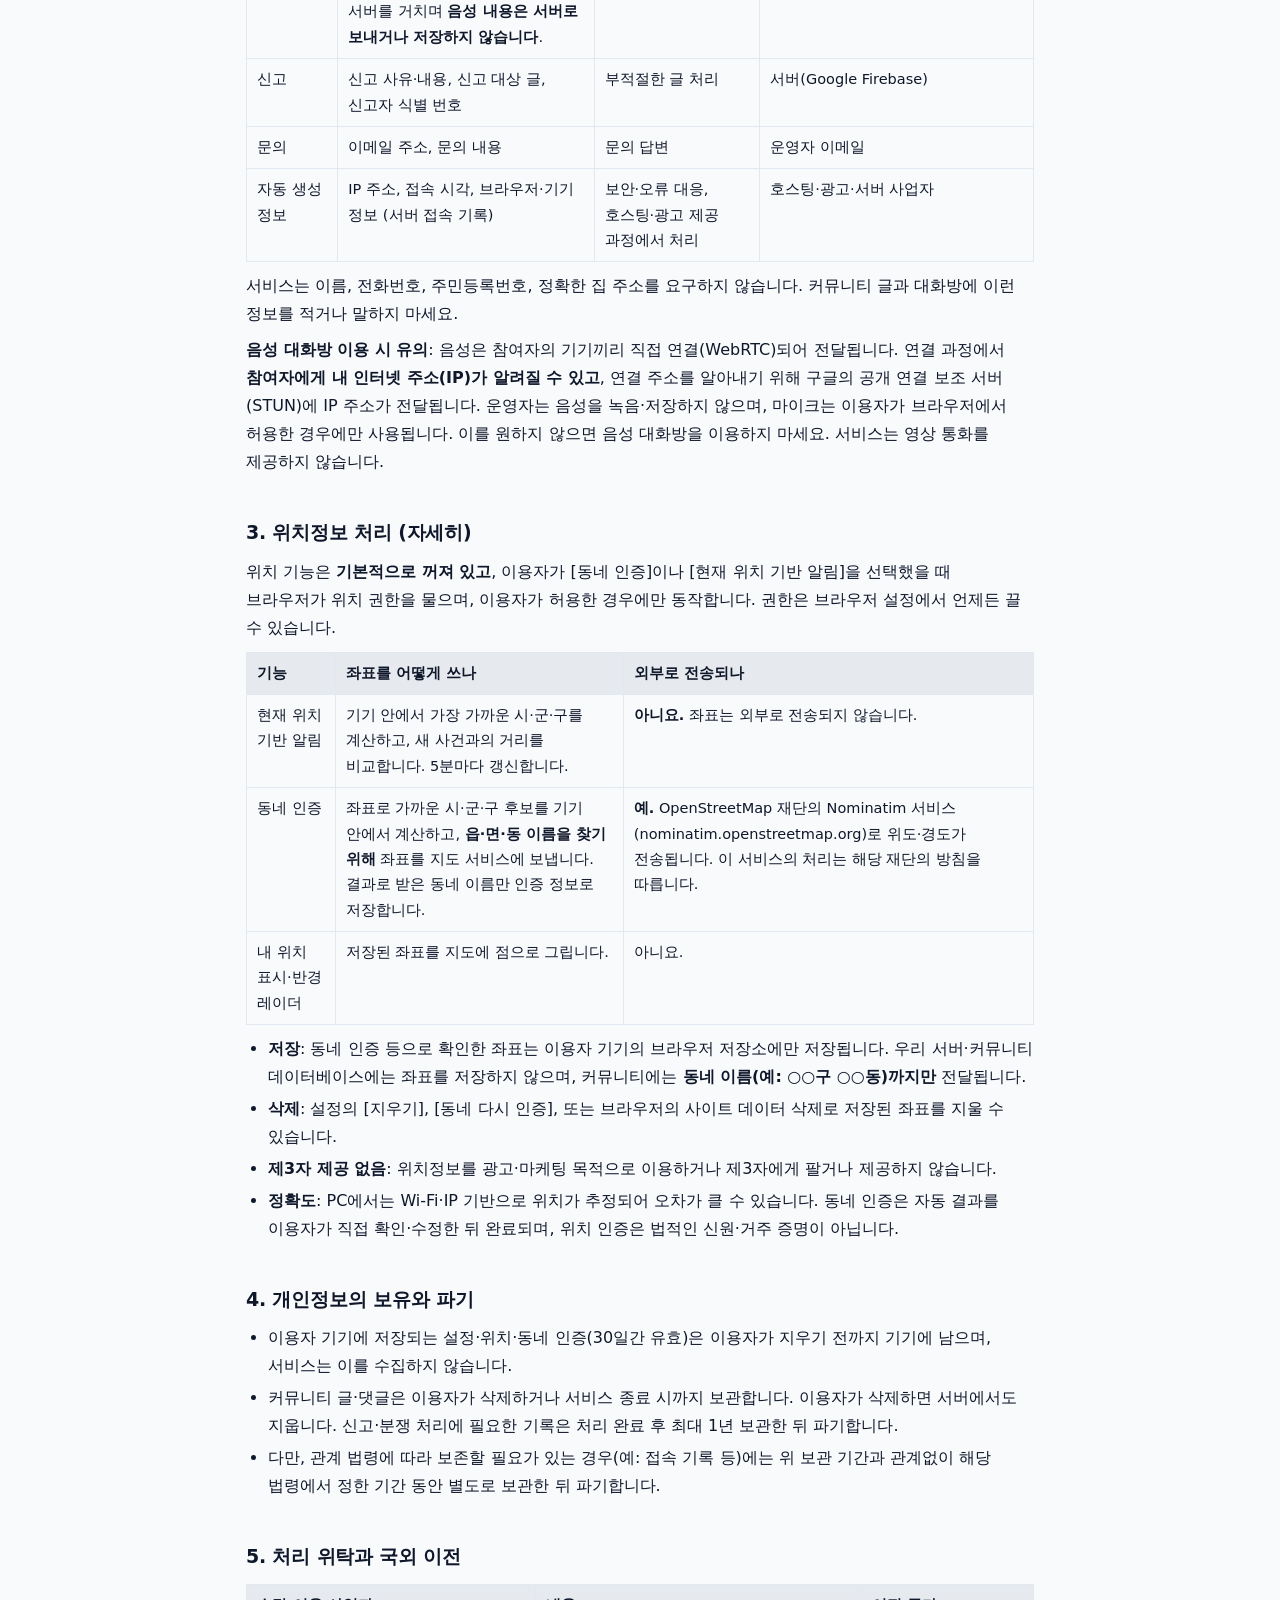
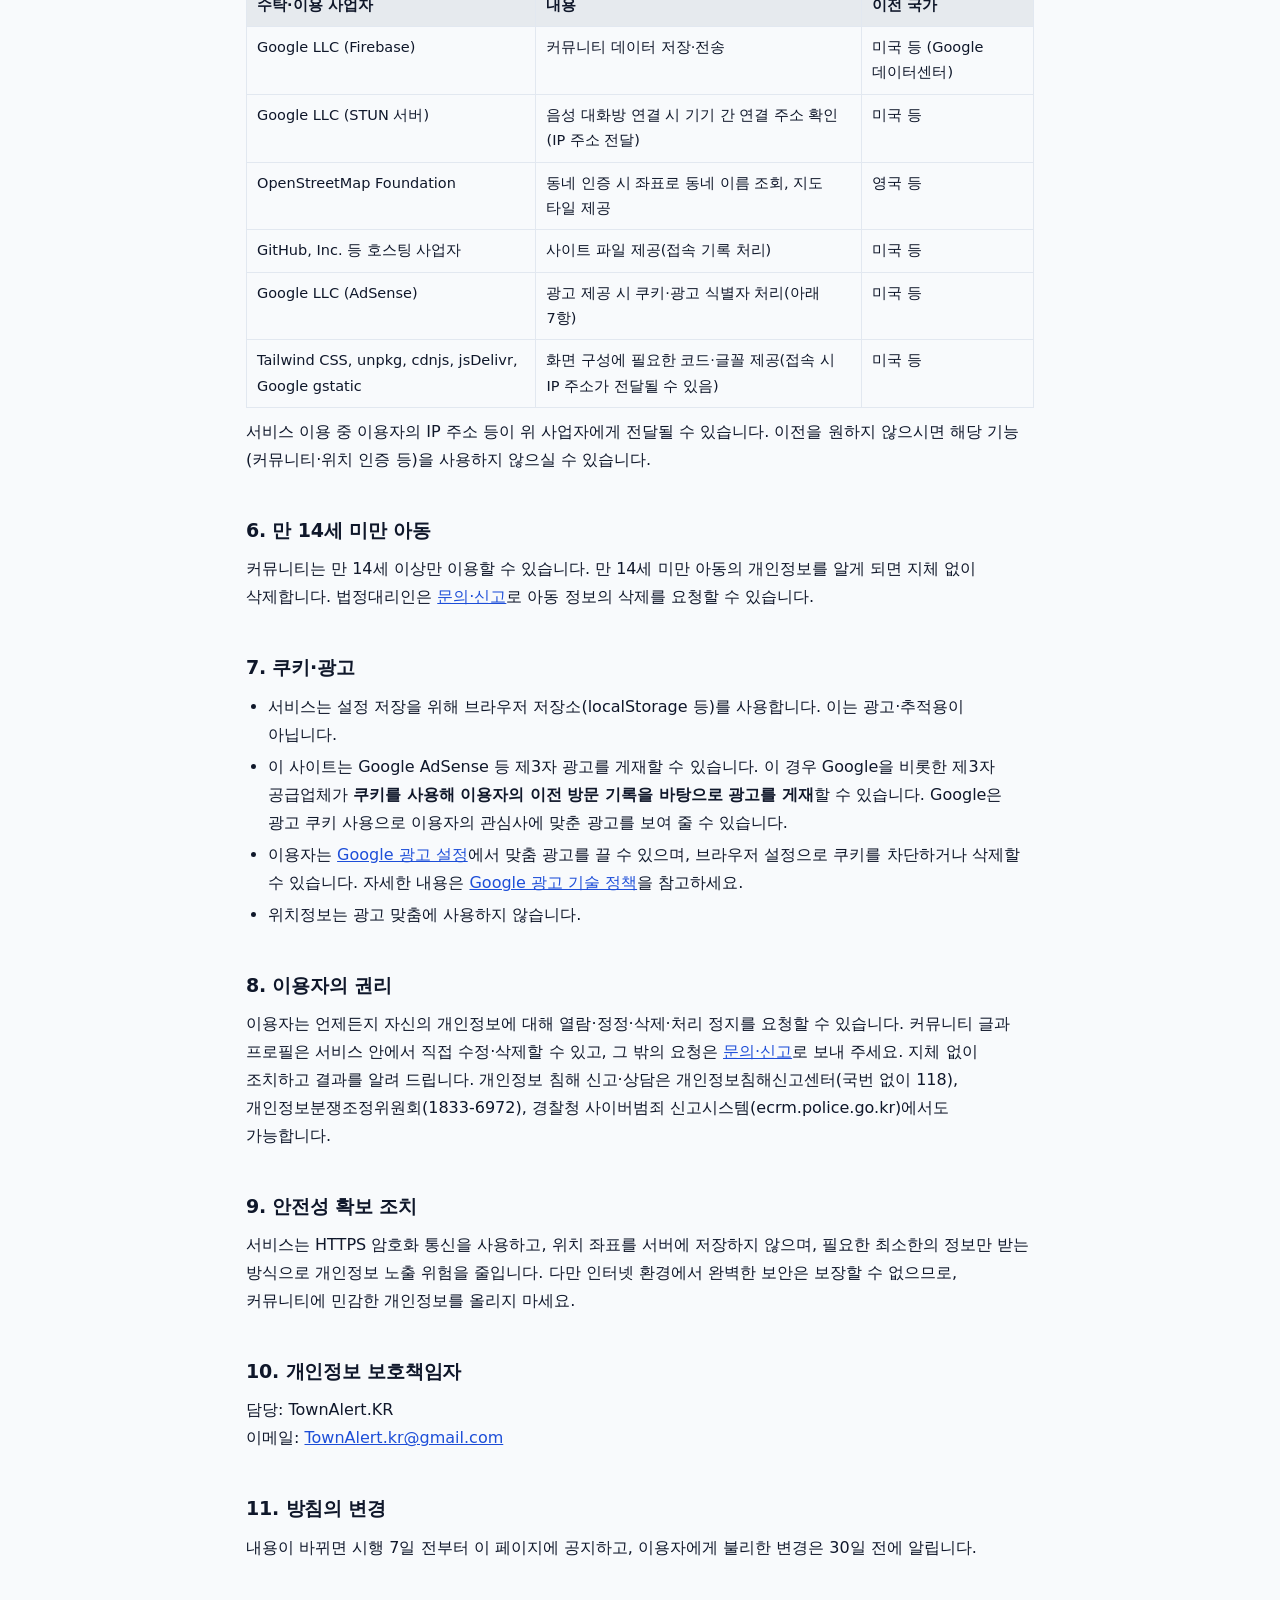
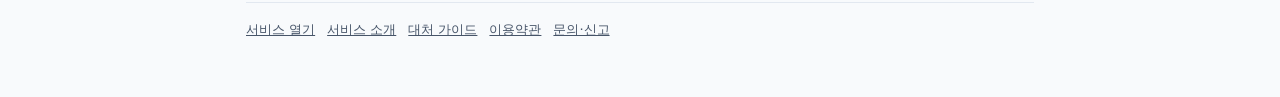
<file: privacy.html>
<!DOCTYPE html>
<html lang="ko">
<head>
<script async src="https://www.googletagmanager.com/gtm.js?id=GTM-566SNNGH"></script>
<script>
  window.dataLayer = window.dataLayer || [];
  function gtag(){dataLayer.push(arguments);}
  gtag('js', new Date());
</script>
<meta charset="UTF-8">
<meta name="viewport" content="width=device-width, initial-scale=1.0">
    <script async src="https://pagead2.googlesyndication.com/pagead/js/adsbygoogle.js?client=ca-pub-5504452289096948" crossorigin="anonymous"></script>
<title>개인정보처리방침 - 우리동네 사건사고</title>
<meta name="description" content="우리동네 사건사고가 어떤 정보를 수집·이용하는지, 특히 위치정보를 어떻게 처리하는지, 쿠키와 광고, 이용자의 권리를 안내합니다.">
<link rel="canonical" href="https://www.townalert.kr/privacy.html">
<link rel="stylesheet" href="site.css">
</head>
<body>
<header class="top"><div class="top-in">
  <a class="brand" href="./">우리동네 <b>사건사고</b></a>
  <nav class="nav"><a href="./">서비스 열기</a><a href="about.html">서비스 소개</a><a href="guide.html">대처 가이드</a><a class="on" href="privacy.html">개인정보처리방침</a><a href="terms.html">이용약관</a><a href="contact.html">문의·신고</a></nav>
</div></header>
<main class="wrap">
  <h1>개인정보처리방침</h1>
  <p class="lead">우리동네 사건사고(이하 “서비스”, www.townalert.kr)는 이용자의 개인정보를 소중히 여기며, 「개인정보 보호법」과 「위치정보의 보호 및 이용 등에 관한 법률」 등 관련 법령을 지킵니다. 이 방침은 어떤 정보를 어떻게 쓰는지 쉽게 설명합니다.</p>
  <p class="meta">시행일: 2026년 11월 18일 (이웃 대화방 추가)</p>

  <h2>1. 요약</h2>
  <div class="card"><ul>
    <li>뉴스를 보는 데는 <b>회원가입이 필요 없고</b>, 이름·전화번호·주민등록번호를 받지 않습니다.</li>
    <li><b>위치(좌표)</b>는 이용자가 위치 기능을 직접 켜고 브라우저에서 허용했을 때만 사용합니다. 좌표는 <b>이용자 기기에만 저장</b>하며 우리 서버나 커뮤니티에 저장하지 않습니다. 단, 동네 인증 때 동네 이름을 찾기 위해 좌표가 <b>지도 서비스(OpenStreetMap)에 전달</b>됩니다(아래 3항).</li>
    <li>커뮤니티를 쓰면 닉네임과 동네 이름, 작성한 글 등이 저장됩니다.</li>
    <li>이웃 대화방의 글 메시지는 저장되고, 음성은 저장되지 않지만 <b>기기끼리 직접 연결되어 상대에게 IP 주소가 알려질 수 있습니다</b>(아래 2항).</li>  </ul></div>

  <h2>2. 수집하는 정보와 이용 목적</h2>
  <table>
    <tr><th>구분</th><th>항목</th><th>목적</th><th>저장 위치</th></tr>
    <tr><td>뉴스 열람</td><td>(수집 없음) 사이트 설정값: 화면 배치·다크 모드·글자 크기·지역 필터·분류 선택·알림 설정</td><td>편의 기능 유지</td><td>이용자 기기(브라우저 저장소)</td></tr>
    <tr><td>위치 기능</td><td>위치 좌표(위도·경도)</td><td>① 현재 위치 기반 알림 ② 동네 인증 ③ 지도에 ‘내 위치’ 표시 ④ 주변 경찰·소방 시설 안내</td><td>이용자 기기에만 저장 (아래 3항)</td></tr>
    <tr><td>동네 인증</td><td>시·도, 시·군·구, 읍·면·동 이름과 인증 시각</td><td>같은 동네 이웃끼리의 게시판 구성, 우리 동네 알림</td><td>이용자 기기 + 커뮤니티 이용 시 서버</td></tr>
    <tr><td>구글 로그인</td><td>Google 계정의 이용자 식별 번호(UID)와 로그인 기록. 커뮤니티 이용 시 구글 로그인이 필요하며, 이메일 주소·구글 프로필 정보는 화면에 공개하지 않습니다.</td><td>1인 1계정 확인, 부정 이용 방지</td><td>서버(Google Firebase Authentication)</td></tr>
    <tr><td>커뮤니티 이용</td><td>닉네임, 아이콘·프로필 사진(선택), 한 줄 소개(선택), 이용자 식별 번호, 동네 이름, 작성한 글·댓글·사진, 차단 목록, 공감·투표 기록</td><td>게시판·메시지·알림 제공, 부정 이용 방지</td><td>서버(Google Firebase) 및 이용자 기기</td></tr>
    <tr><td>친구 신청 · 1:1 채팅</td><td>친구 신청 내용(보낸·받은 사람의 닉네임·아이콘·식별 번호, 한마디 메시지, 시각), 수락 기록, 1:1 채팅방 목록, 1:1 메시지(글, 보낸 시각), 차단 목록</td><td>친구 신청·1:1 채팅 제공, 신고·분쟁 처리</td><td>서버(Google Firebase). 채팅방은 이용자가 「나가기」로 자기 목록에서 지울 수 있으며, 메시지는 대화 당사자 두 사람과 법령·신고에 따른 확인 시 운영자만 볼 수 있습니다.</td></tr>
    <tr><td>이웃 대화방</td><td>방 제목·종류(글/음성)·인원수, 참여자의 닉네임·아이콘·식별 번호, 글 대화방의 메시지(글, 보낸 시각). 음성 대화방은 연결 정보(신호)만 서버를 거치며 <b>음성 내용은 서버로 보내거나 저장하지 않습니다</b>.</td><td>대화방 제공, 신고·분쟁 처리</td><td>서버(Google Firebase). 방은 하루 뒤 목록에서 사라지며 방이 비면 삭제됩니다.</td></tr>
    <tr><td>신고</td><td>신고 사유·내용, 신고 대상 글, 신고자 식별 번호</td><td>부적절한 글 처리</td><td>서버(Google Firebase)</td></tr>
    <tr><td>문의</td><td>이메일 주소, 문의 내용</td><td>문의 답변</td><td>운영자 이메일</td></tr>
    <tr><td>자동 생성 정보</td><td>IP 주소, 접속 시각, 브라우저·기기 정보 (서버 접속 기록)</td><td>보안·오류 대응, 호스팅·광고 제공 과정에서 처리</td><td>호스팅·광고·서버 사업자</td></tr>
  </table>
  <p>서비스는 이름, 전화번호, 주민등록번호, 정확한 집 주소를 요구하지 않습니다. 커뮤니티 글과 대화방에 이런 정보를 적거나 말하지 마세요.</p>
  <p><b>음성 대화방 이용 시 유의</b>: 음성은 참여자의 기기끼리 직접 연결(WebRTC)되어 전달됩니다. 연결 과정에서 <b>참여자에게 내 인터넷 주소(IP)가 알려질 수 있고</b>, 연결 주소를 알아내기 위해 구글의 공개 연결 보조 서버(STUN)에 IP 주소가 전달됩니다. 운영자는 음성을 녹음·저장하지 않으며, 마이크는 이용자가 브라우저에서 허용한 경우에만 사용됩니다. 이를 원하지 않으면 음성 대화방을 이용하지 마세요. 서비스는 영상 통화를 제공하지 않습니다.</p>

  <h2>3. 위치정보 처리 (자세히)</h2>
  <p>위치 기능은 <b>기본적으로 꺼져 있고</b>, 이용자가 [동네 인증]이나 [현재 위치 기반 알림]을 선택했을 때 브라우저가 위치 권한을 물으며, 이용자가 허용한 경우에만 동작합니다. 권한은 브라우저 설정에서 언제든 끌 수 있습니다.</p>
  <table>
    <tr><th>기능</th><th>좌표를 어떻게 쓰나</th><th>외부로 전송되나</th></tr>
    <tr><td>현재 위치 기반 알림</td><td>기기 안에서 가장 가까운 시·군·구를 계산하고, 새 사건과의 거리를 비교합니다. 5분마다 갱신합니다.</td><td><b>아니요.</b> 좌표는 외부로 전송되지 않습니다.</td></tr>
    <tr><td>동네 인증</td><td>좌표로 가까운 시·군·구 후보를 기기 안에서 계산하고, <b>읍·면·동 이름을 찾기 위해</b> 좌표를 지도 서비스에 보냅니다. 결과로 받은 동네 이름만 인증 정보로 저장합니다.</td><td><b>예.</b> OpenStreetMap 재단의 Nominatim 서비스(nominatim.openstreetmap.org)로 위도·경도가 전송됩니다. 이 서비스의 처리는 해당 재단의 방침을 따릅니다.</td></tr>
    <tr><td>내 위치 표시·반경 레이더</td><td>저장된 좌표를 지도에 점으로 그립니다.</td><td>아니요.</td></tr>
  </table>
  <ul>
    <li><b>저장</b>: 동네 인증 등으로 확인한 좌표는 이용자 기기의 브라우저 저장소에만 저장됩니다. 우리 서버·커뮤니티 데이터베이스에는 좌표를 저장하지 않으며, 커뮤니티에는 <b>동네 이름(예: ○○구 ○○동)까지만</b> 전달됩니다.</li>
    <li><b>삭제</b>: 설정의 [지우기], [동네 다시 인증], 또는 브라우저의 사이트 데이터 삭제로 저장된 좌표를 지울 수 있습니다.</li>
    <li><b>제3자 제공 없음</b>: 위치정보를 광고·마케팅 목적으로 이용하거나 제3자에게 팔거나 제공하지 않습니다.</li>
    <li><b>정확도</b>: PC에서는 Wi-Fi·IP 기반으로 위치가 추정되어 오차가 클 수 있습니다. 동네 인증은 자동 결과를 이용자가 직접 확인·수정한 뒤 완료되며, 위치 인증은 법적인 신원·거주 증명이 아닙니다.</li>
  </ul>

  <h2>4. 개인정보의 보유와 파기</h2>
  <ul>
    <li>이용자 기기에 저장되는 설정·위치·동네 인증(30일간 유효)은 이용자가 지우기 전까지 기기에 남으며, 서비스는 이를 수집하지 않습니다.</li>
    <li>커뮤니티 글·댓글은 이용자가 삭제하거나 서비스 종료 시까지 보관합니다. 이용자가 삭제하면 서버에서도 지웁니다. 신고·분쟁 처리에 필요한 기록은 처리 완료 후 최대 1년 보관한 뒤 파기합니다.</li>
    <li>다만, 관계 법령에 따라 보존할 필요가 있는 경우(예: 접속 기록 등)에는 위 보관 기간과 관계없이 해당 법령에서 정한 기간 동안 별도로 보관한 뒤 파기합니다.</li>
  </ul>

  <h2>5. 처리 위탁과 국외 이전</h2>
  <table>
    <tr><th>수탁·이용 사업자</th><th>내용</th><th>이전 국가</th></tr>
    <tr><td>Google LLC (Firebase)</td><td>커뮤니티 데이터 저장·전송</td><td>미국 등 (Google 데이터센터)</td></tr>
    <tr><td>Google LLC (STUN 서버)</td><td>음성 대화방 연결 시 기기 간 연결 주소 확인(IP 주소 전달)</td><td>미국 등</td></tr>
    <tr><td>OpenStreetMap Foundation</td><td>동네 인증 시 좌표로 동네 이름 조회, 지도 타일 제공</td><td>영국 등</td></tr>
    <tr><td>GitHub, Inc. 등 호스팅 사업자</td><td>사이트 파일 제공(접속 기록 처리)</td><td>미국 등</td></tr>
    <tr><td>Google LLC (AdSense)</td><td>광고 제공 시 쿠키·광고 식별자 처리(아래 7항)</td><td>미국 등</td></tr>
    <tr><td>Tailwind CSS, unpkg, cdnjs, jsDelivr, Google gstatic</td><td>화면 구성에 필요한 코드·글꼴 제공(접속 시 IP 주소가 전달될 수 있음)</td><td>미국 등</td></tr>
  </table>
  <p>서비스 이용 중 이용자의 IP 주소 등이 위 사업자에게 전달될 수 있습니다. 이전을 원하지 않으시면 해당 기능(커뮤니티·위치 인증 등)을 사용하지 않으실 수 있습니다.</p>

  <h2>6. 만 14세 미만 아동</h2>
  <p>커뮤니티는 만 14세 이상만 이용할 수 있습니다. 만 14세 미만 아동의 개인정보를 알게 되면 지체 없이 삭제합니다. 법정대리인은 <a href="contact.html">문의·신고</a>로 아동 정보의 삭제를 요청할 수 있습니다.</p>

  <h2>7. 쿠키·광고</h2>
  <ul>
    <li>서비스는 설정 저장을 위해 브라우저 저장소(localStorage 등)를 사용합니다. 이는 광고·추적용이 아닙니다.</li>
    <li>이 사이트는 Google AdSense 등 제3자 광고를 게재할 수 있습니다. 이 경우 Google을 비롯한 제3자 공급업체가 <b>쿠키를 사용해 이용자의 이전 방문 기록을 바탕으로 광고를 게재</b>할 수 있습니다. Google은 광고 쿠키 사용으로 이용자의 관심사에 맞춘 광고를 보여 줄 수 있습니다.</li>
    <li>이용자는 <a href="https://adssettings.google.com" target="_blank" rel="noopener">Google 광고 설정</a>에서 맞춤 광고를 끌 수 있으며, 브라우저 설정으로 쿠키를 차단하거나 삭제할 수 있습니다. 자세한 내용은 <a href="https://policies.google.com/technologies/ads?hl=ko" target="_blank" rel="noopener">Google 광고 기술 정책</a>을 참고하세요.</li>
    <li>위치정보는 광고 맞춤에 사용하지 않습니다.</li>
  </ul>

  <h2>8. 이용자의 권리</h2>
  <p>이용자는 언제든지 자신의 개인정보에 대해 열람·정정·삭제·처리 정지를 요청할 수 있습니다. 커뮤니티 글과 프로필은 서비스 안에서 직접 수정·삭제할 수 있고, 그 밖의 요청은 <a href="contact.html">문의·신고</a>로 보내 주세요. 지체 없이 조치하고 결과를 알려 드립니다. 개인정보 침해 신고·상담은 개인정보침해신고센터(국번 없이 118), 개인정보분쟁조정위원회(1833-6972), 경찰청 사이버범죄 신고시스템(ecrm.police.go.kr)에서도 가능합니다.</p>

  <h2>9. 안전성 확보 조치</h2>
  <p>서비스는 HTTPS 암호화 통신을 사용하고, 위치 좌표를 서버에 저장하지 않으며, 필요한 최소한의 정보만 받는 방식으로 개인정보 노출 위험을 줄입니다. 다만 인터넷 환경에서 완벽한 보안은 보장할 수 없으므로, 커뮤니티에 민감한 개인정보를 올리지 마세요.</p>

  <h2>10. 개인정보 보호책임자</h2>
  <p>담당: TownAlert.KR<br>이메일: <a href="mailto:TownAlert.kr@gmail.com">TownAlert.kr@gmail.com</a></p>

  <h2>11. 방침의 변경</h2>
  <p>내용이 바뀌면 시행 7일 전부터 이 페이지에 공지하고, 이용자에게 불리한 변경은 30일 전에 알립니다.</p>

  <div class="foot"><a href="./">서비스 열기</a><a href="about.html">서비스 소개</a><a href="guide.html">대처 가이드</a><a href="terms.html">이용약관</a><a href="contact.html">문의·신고</a></div>
</main>
</body>
</html>
</file>
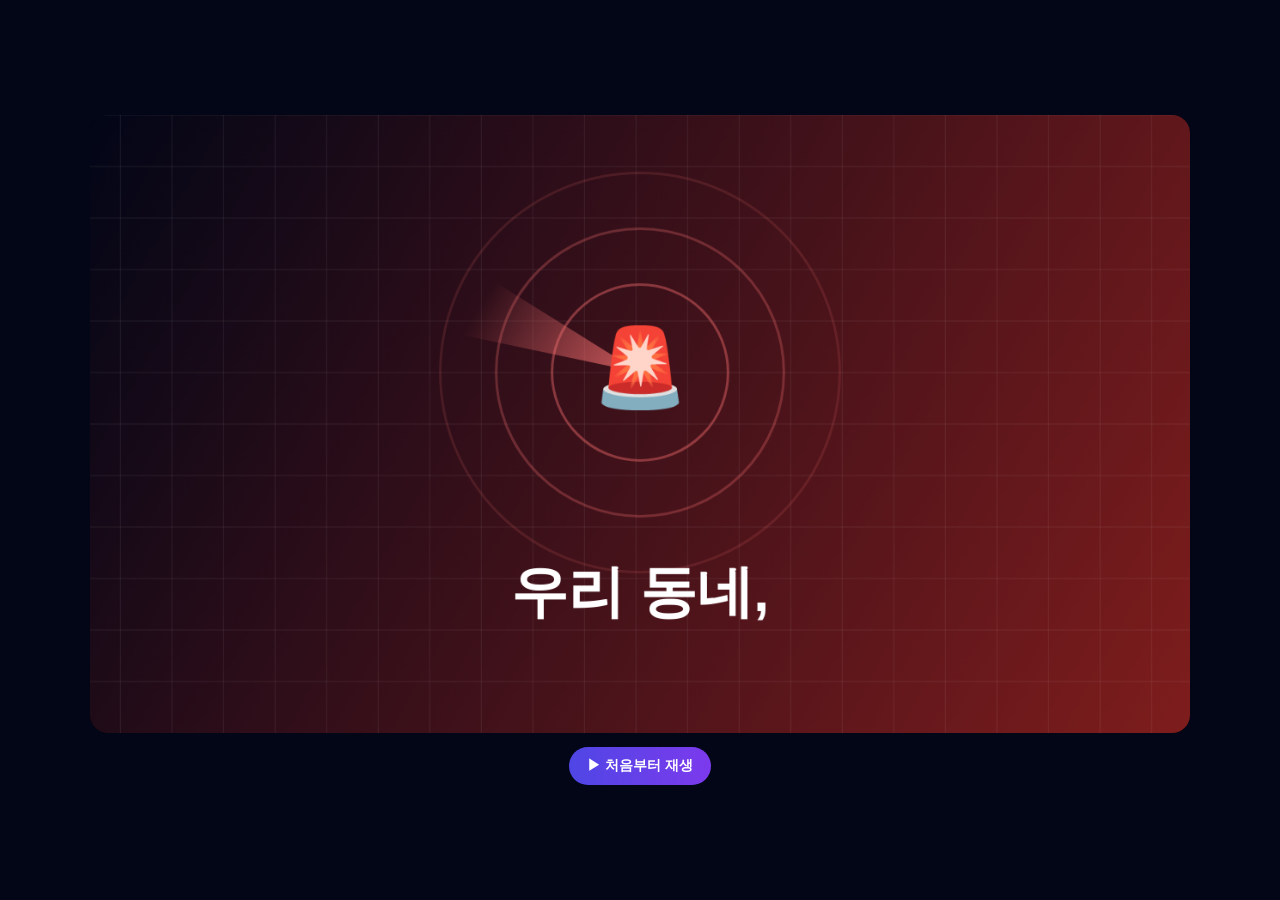
<file: promo.html>
<!DOCTYPE html>
<html lang="ko">
<head>
<script async src="https://www.googletagmanager.com/gtm.js?id=GTM-566SNNGH"></script>
<script>
  window.dataLayer = window.dataLayer || [];
  function gtag(){dataLayer.push(arguments);}
  gtag('js', new Date());
</script>
<meta charset="UTF-8">
<meta name="viewport" content="width=device-width, initial-scale=1">
<title>우리동네 사건사고 · 홍보 영상</title>
<style>
  * { box-sizing: border-box; margin: 0; }
  body { background: #020617; color: #e2e8f0; font-family: 'Malgun Gothic', 'Apple SD Gothic Neo', 'Noto Sans KR', sans-serif; min-height: 100vh; display: flex; flex-direction: column; align-items: center; justify-content: center; gap: 14px; padding: 16px; }
  #wrap { width: min(1100px, 100%); aspect-ratio: 16 / 9; border-radius: 18px; overflow: hidden; background: #000; }
  canvas { width: 100%; height: 100%; display: block; }
  .bar { display: flex; flex-wrap: wrap; gap: 8px; justify-content: center; }
  button { font: inherit; font-weight: 800; font-size: 14px; padding: 10px 18px; border-radius: 999px; border: 0; cursor: pointer; color: #fff; background: linear-gradient(90deg, #4f46e5, #7c3aed); }
  button.sub { background: #1e293b; color: #cbd5e1; }
</style>
</head>
<body>
<div id="wrap"><canvas id="cv" width="1280" height="720"></canvas></div>
<div class="bar"><button id="bPlay">▶ 처음부터 재생</button></div>

<script>
const W = 1280, H = 720, DUR = 36;
const cv = document.getElementById('cv'), g = cv.getContext('2d');
const FONT = "'Malgun Gothic','Apple SD Gothic Neo','Noto Sans KR',sans-serif";
const clamp = (x, a = 0, b = 1) => Math.max(a, Math.min(b, x));
const seg = (t, a, b) => clamp((t - a) / (b - a));
const easeOut = x => 1 - Math.pow(1 - x, 3);
const easeBack = x => { const c = 1.7; return 1 + (c + 1) * Math.pow(x - 1, 3) + c * Math.pow(x - 1, 2); };
function rr(x, y, w, h, r) { g.beginPath(); g.moveTo(x + r, y); g.arcTo(x + w, y, x + w, y + h, r); g.arcTo(x + w, y + h, x, y + h, r); g.arcTo(x, y + h, x, y, r); g.arcTo(x, y, x + w, y, r); g.closePath(); }
function txt(s, x, y, size, color, weight = 800, align = 'left', alpha = 1) { g.save(); g.globalAlpha *= alpha; g.font = `${weight} ${size}px ${FONT}`; g.fillStyle = color; g.textAlign = align; g.textBaseline = 'middle'; g.fillText(s, x, y); g.restore(); }
function rnd(seed) { let s = seed; return () => (s = (s * 16807) % 2147483647) / 2147483647; }
const R = rnd(7), DOTS = [];
[[.42,.20],[.47,.24],[.52,.22],[.60,.27],[.44,.33],[.40,.42],[.50,.40],[.60,.44],[.68,.50],[.45,.52],[.36,.58],[.42,.66],[.52,.60],[.60,.62],[.66,.68],[.50,.76],[.38,.82],[.30,.74],[.20,.90],[.74,.58]].forEach(c => DOTS.push({ x: c[0], y: c[1], p: R() * 6 }));

function bg(t, a = '#0f172a', b = '#312e81') {
  const gr = g.createLinearGradient(0, 0, W, H); gr.addColorStop(0, a); gr.addColorStop(1, b); g.fillStyle = gr; g.fillRect(0, 0, W, H);
  g.save(); g.globalAlpha = .08; g.strokeStyle = '#fff'; g.lineWidth = 1;
  for (let x = -((t * 20) % 60); x < W; x += 60) { g.beginPath(); g.moveTo(x, 0); g.lineTo(x, H); g.stroke(); }
  for (let y = 0; y < H; y += 60) { g.beginPath(); g.moveTo(0, y); g.lineTo(W, y); g.stroke(); }
  g.restore();
}
function badge(label, t0, t) {
  const a = easeOut(seg(t, t0, t0 + .4)); g.font = `800 20px ${FONT}`; const bw = g.measureText(label).width + 44;
  g.save(); g.globalAlpha = a; g.translate(0, (1 - a) * -14); rr(48, 40, bw, 40, 20); g.fillStyle = 'rgba(99,102,241,.9)'; g.fill(); g.restore();
  txt(label, 70, 61, 20, '#fff', 800, 'left', a);
}
function caption(lines, t0, t, color = '#fff') {
  lines.forEach((s, i) => { const a = easeBack(seg(t, t0 + i * .25, t0 + .55 + i * .25)); g.save(); g.translate(0, (1 - a) * 30); txt(s, 64, 568 + i * 60, 50, color, 900, 'left', clamp(a)); g.restore(); });
}

function sceneHook(t) {
  bg(t, '#020617', '#7f1d1d'); const cx = W / 2, cy = 300;
  for (let i = 0; i < 4; i++) { const p = ((t * .6 + i / 4) % 1); g.strokeStyle = `rgba(248,113,113,${(1 - p) * .55})`; g.lineWidth = 3; g.beginPath(); g.arc(cx, cy, 40 + p * 260, 0, 7); g.stroke(); }
  g.save(); g.translate(cx, cy); g.rotate(t * 3); const sw = g.createLinearGradient(0, 0, 200, 0); sw.addColorStop(0, 'rgba(248,113,113,.75)'); sw.addColorStop(1, 'rgba(248,113,113,0)');
  g.fillStyle = sw; g.beginPath(); g.moveTo(0, 0); g.arc(0, 0, 220, -.35, 0); g.closePath(); g.fill(); g.restore();
  txt('🚨', cx, cy, 90, '#fff', 800, 'center', clamp(easeBack(seg(t, .1, .7))));
  const a1 = easeOut(seg(t, .5, 1.2)), a2 = easeOut(seg(t, 1.6, 2.3));
  g.save(); g.translate(0, (1 - a1) * 40); txt('우리 동네,', cx, 560, 66, '#fff', 900, 'center', a1); g.restore();
  g.save(); g.translate(0, (1 - a2) * 40); txt('지금 무슨 일이 일어나고 있을까?', cx, 635, 56, '#fca5a5', 900, 'center', a2); g.restore();
}
const HEADS = ['[속보] 서울 마포구 골목 정전 복구 중', '경기 수원 영통사거리 접촉사고 · 우회 안내', '부산 해운대 해안도로 차량 화재 진화', '강원 강릉 산불 주의보 · 입산 통제', '대전 유성구 실종자 수색 협조 요청', '제주 애월 해상 기상 악화 · 여객선 결항'];
function sceneLive(t) {
  bg(t, '#0b1220', '#0f3d3e'); badge('① 전국 실시간 관제', 0, t);
  const ox = 700, oy = 70, mw = 460, mh = 600;
  rr(ox - 20, oy - 10, mw + 40, mh + 20, 28); g.fillStyle = 'rgba(15,23,42,.55)'; g.fill(); g.strokeStyle = 'rgba(94,234,212,.35)'; g.lineWidth = 2; g.stroke();
  DOTS.forEach((d, i) => { const a = clamp(easeBack(seg(t, .3 + i * .12, .7 + i * .12))); if (a <= 0) return; const x = ox + d.x * mw, y = oy + d.y * mh, pul = (Math.sin(t * 4 + d.p) + 1) / 2;
    g.fillStyle = `rgba(239,68,68,${.25 * (1 - pul)})`; g.beginPath(); g.arc(x, y, (10 + pul * 26) * a, 0, 7); g.fill(); g.fillStyle = i % 4 === 0 ? '#f97316' : '#ef4444'; g.beginPath(); g.arc(x, y, 8 * a, 0, 7); g.fill(); });
  const bw = 600; rr(48, 150, bw, 54, 14); g.fillStyle = 'rgba(15,23,42,.85)'; g.fill(); rr(48, 150, 96, 54, 14); g.fillStyle = '#dc2626'; g.fill(); txt('속보', 96, 177, 24, '#fff', 900, 'center');
  g.save(); rr(150, 150, bw - 108, 54, 10); g.clip(); const off = (t * 150) % 3120; HEADS.concat(HEADS).forEach((h, i) => txt(h, 170 + i * 520 - off, 177, 22, '#e2e8f0', 700)); g.restore();
  [['🔥', '화재', '상가 1층 연기, 소방차 2대 출동', '#f97316'], ['🚗', '교통사고', '사거리 접촉사고 · 부상자 없음', '#3b82f6'], ['🔎', '실종', '80대 어르신 찾습니다', '#a855f7']].forEach((c, i) => {
    const a = easeOut(seg(t, 1.2 + i * .45, 1.9 + i * .45)); g.save(); g.globalAlpha = a; g.translate((1 - a) * -60, 0);
    rr(48, 240 + i * 92, bw, 78, 16); g.fillStyle = 'rgba(255,255,255,.95)'; g.fill(); rr(48, 240 + i * 92, 8, 78, 4); g.fillStyle = c[3]; g.fill();
    txt(c[0], 92, 279 + i * 92, 34, '#000', 800, 'center'); txt(c[1], 126, 262 + i * 92, 15, c[3], 900); txt(c[2], 126, 292 + i * 92, 20, '#0f172a', 800); g.restore(); });
  caption(['전국 사건·사고를', '실시간으로 한눈에'], 3.0, t);
}
function sceneRegion(t) {
  bg(t, '#0f172a', '#1e3a8a'); badge('② 내 동네만 골라 보기', 0, t);
  [['시·도', '경기도'], ['시·군·구', '남양주시'], ['읍·면·동', '화도읍']].forEach((s, i) => {
    const a = easeOut(seg(t, .3 + i * .9, .8 + i * .9)), done = t > 1.0 + i * .9; g.save(); g.globalAlpha = a; g.translate(0, (1 - a) * 30);
    rr(120 + i * 360, 130, 330, 84, 18); g.fillStyle = '#fff'; g.fill(); if (done) { g.lineWidth = 4; g.strokeStyle = '#6366f1'; g.stroke(); }
    txt(s[0], 148 + i * 360, 156, 16, '#64748b', 700); txt(done ? s[1] : '선택하세요', 148 + i * 360, 190, 30, done ? '#0f172a' : '#94a3b8', 900); txt('▾', 420 + i * 360, 172, 26, '#64748b', 800, 'center'); g.restore();
    if (i < 2) txt('→', 462 + i * 360, 172, 36, '#a5b4fc', 900, 'center', a); });
  [['🚧', '도로 공사', '화도읍 마석 사거리 한 차로 통제', '#f59e0b'], ['🚓', '교통', '경춘로 정체 · 우회 권장', '#3b82f6'], ['🌧️', '생활안전', '호우 대비 배수로 점검 안내', '#14b8a6']].forEach((c, i) => {
    const a = easeOut(seg(t, 3.0 + i * .4, 3.6 + i * .4)); g.save(); g.globalAlpha = a; g.translate(0, (1 - a) * 40);
    rr(120, 250 + i * 86, 1040, 74, 18); g.fillStyle = 'rgba(255,255,255,.96)'; g.fill(); rr(120, 250 + i * 86, 8, 74, 4); g.fillStyle = c[3]; g.fill();
    txt(c[0], 176, 287 + i * 86, 36, '#000', 800, 'center'); txt(c[1], 224, 271 + i * 86, 16, c[3], 900); txt(c[2], 224, 302 + i * 86, 25, '#0f172a', 800); g.restore(); });
  caption(['시·군·구·동 단위로', '우리 동네 소식만 쏙'], 3.4, t);
}
function sceneBrief(t) {
  bg(t, '#1e1b4b', '#4c1d95'); badge('③ 안전 브리핑 · 지도 · 알림', 0, t);
  const a = easeBack(seg(t, .3, 1)); g.save(); g.translate(0, (1 - clamp(a)) * 50); g.globalAlpha = clamp(a);
  rr(90, 120, 520, 360, 26); g.fillStyle = '#fff'; g.fill(); rr(90, 120, 520, 74, 26); g.fillStyle = '#4f46e5'; g.fill(); g.fillRect(90, 160, 520, 34);
  txt('📋 오늘의 안전 브리핑', 124, 158, 26, '#fff', 900);
  [['오늘 전국 사건', '1,284건'], ['우리 동네 주의', '교통 3 · 화재 1'], ['이번 주 다발 지역', '수원 · 부산 · 창원']].forEach((r, i) => { const b = easeOut(seg(t, 1.0 + i * .5, 1.5 + i * .5)); g.save(); g.globalAlpha = b; txt(r[0], 124, 238 + i * 76, 20, '#64748b', 700); txt(r[1], 124, 270 + i * 76, 30, '#0f172a', 900); g.restore(); });
  g.restore();
  const b = easeOut(seg(t, .6, 1.4)); g.save(); g.globalAlpha = b; rr(680, 120, 510, 360, 26); g.fillStyle = '#dbeafe'; g.fill(); g.clip();
  g.strokeStyle = '#fff'; g.lineWidth = 12; for (let i = 0; i < 5; i++) { g.beginPath(); g.moveTo(680 + i * 130, 120); g.lineTo(780 + i * 110, 480); g.stroke(); }
  g.lineWidth = 9; for (let i = 0; i < 3; i++) { g.beginPath(); g.moveTo(680, 190 + i * 120); g.lineTo(1190, 240 + i * 100); g.stroke(); }
  [[820, 250], [1010, 330], [920, 420], [1100, 200]].forEach((p, i) => { const k = clamp(easeBack(seg(t, 1.2 + i * .35, 1.7 + i * .35))); if (k <= 0) return; const pul = (Math.sin(t * 5 + i) + 1) / 2;
    g.fillStyle = `rgba(239,68,68,${.3 * (1 - pul)})`; g.beginPath(); g.arc(p[0], p[1], (14 + pul * 22) * k, 0, 7); g.fill(); g.fillStyle = '#ef4444'; g.beginPath(); g.arc(p[0], p[1], 11 * k, 0, 7); g.fill(); g.strokeStyle = '#fff'; g.lineWidth = 3; g.stroke(); });
  g.restore();
  const n = easeBack(seg(t, 3.0, 3.7)); g.save(); g.translate((1 - clamp(n)) * 400, 0); g.globalAlpha = clamp(n);
  rr(740, 515, 450, 84, 20); g.fillStyle = '#fff'; g.shadowColor = 'rgba(0,0,0,.4)'; g.shadowBlur = 24; g.fill(); g.shadowBlur = 0;
  txt('🔔', 786, 557, 36, '#000', 800, 'center'); txt('내 동네 속보 알림', 826, 541, 16, '#dc2626', 900); txt('화도읍 사거리 접촉사고 발생', 826, 573, 22, '#0f172a', 900); g.restore();
  caption(['브리핑 · 지도 · 알림으로', '놓치지 않게'], 3.2, t);
}
function sceneTop(t) {
  bg(t, '#422006', '#9a3412'); badge('④ 우리동네 커뮤니티 · 이달의 전국 TOP10', 0, t);
  const h = easeOut(seg(t, .2, .8)); g.save(); g.globalAlpha = h; rr(90, 110, 1100, 96, 24); const gr = g.createLinearGradient(90, 0, 1190, 0); gr.addColorStop(0, '#f59e0b'); gr.addColorStop(1, '#ea580c'); g.fillStyle = gr; g.fill();
  txt('🏆 이달의 전국 TOP10', 130, 150, 36, '#fff', 900); txt('전국 동네를 합쳐 공감 가장 많은 글 · 장소 · 이웃', 130, 186, 18, '#ffedd5', 700); g.restore();
  [['🥇', '서울 마포구 연남동', '골목 정전, 한 시간째 복구 중이에요', 42], ['🥈', '부산 해운대구 우동', '주민센터 직원분 너무 친절하세요', 38], ['🥉', '강원 강릉시 교동', '새벽 산책길 노을이 장관이에요', 35], ['4', '제주 제주시 애월읍', '제주 애월로 이사 왔어요, 반갑습니다!', 33], ['5', '경기 수원시 영통동', '영통 사거리 보행 신호가 너무 짧아요', 31]].forEach((r, i) => {
    const a = easeOut(seg(t, 1.0 + i * .5, 1.6 + i * .5)); g.save(); g.globalAlpha = a; g.translate((1 - a) * 120, 0); const y = 222 + i * 58;
    rr(90, y, 1100, 50, 14); g.fillStyle = 'rgba(255,255,255,.96)'; g.fill(); txt(r[0], 128, y + 26, i < 3 ? 28 : 22, '#92400e', 900, 'center');
    g.fillStyle = `hsl(${[200, 160, 20, 280, 340][i]} 70% 42%)`; rr(168, y + 12, 270, 26, 13); g.fill(); txt('📍 ' + r[1], 182, y + 26, 15, '#fff', 800);
    txt(r[2], 460, y + 26, 21, '#0f172a', 800); txt('❤ ' + r[3], 1160, y + 26, 21, '#e11d48', 900, 'right'); g.restore(); });
  caption(['이웃과 소통하고', '전국 인기 글까지 한눈에'], 3.8, t);
}
function sceneReport(t) {
  bg(t, '#450a0a', '#be123c'); badge('⑤ 실시간 제보', 0, t);
  const b = clamp(easeBack(seg(t, .3, 1))), pul = (Math.sin(t * 6) + 1) / 2;
  g.save(); g.translate(W / 2, 250); g.scale(.6 + .4 * b, .6 + .4 * b); g.globalAlpha = b;
  g.fillStyle = `rgba(255,255,255,${.12 + .12 * pul})`; rr(-250 - pul * 14, -56 - pul * 14, 500 + pul * 28, 112 + pul * 28, 56); g.fill();
  rr(-240, -46, 480, 92, 46); g.fillStyle = '#fff'; g.fill(); txt('📢 실시간 제보하기', 0, 0, 36, '#be123c', 900, 'center'); g.restore();
  const c = easeOut(seg(t, 1.4, 2.1)); g.save(); g.globalAlpha = c; g.translate(0, (1 - c) * 30);
  rr(300, 360, 680, 100, 24); g.fillStyle = 'rgba(255,255,255,.96)'; g.fill(); txt('👀 목격한 사고, 이웃에게 바로 알려요', 340, 394, 28, '#0f172a', 900); txt('언론사 제보도 함께 · 이웃이 함께 확인해요', 340, 432, 20, '#64748b', 700); g.restore();
  caption(['내가 본 사고,', '이웃의 안전이 됩니다'], 2.0, t);
}
function sceneCta(t) {
  bg(t, '#1e1b4b', '#4f46e5');
  for (let i = 0; i < 3; i++) { const p = ((t * .5 + i / 3) % 1); g.strokeStyle = `rgba(165,180,252,${(1 - p) * .5})`; g.lineWidth = 3; g.beginPath(); g.arc(W / 2, 250, 60 + p * 300, 0, 7); g.stroke(); }
  txt('🚨', W / 2, 250, 120, '#fff', 800, 'center', clamp(easeBack(seg(t, .1, .7))));
  const b = easeOut(seg(t, .5, 1.1)); g.save(); g.translate(0, (1 - b) * 30); txt('우리동네 사건사고', W / 2, 400, 84, '#fff', 900, 'center', b); g.restore();
  txt('전국 실시간 안전 관제 · 무료로 지금 확인하세요', W / 2, 480, 32, '#c7d2fe', 800, 'center', easeOut(seg(t, 1.0, 1.6)));
  const d = clamp(easeBack(seg(t, 1.5, 2.1))); g.save(); g.translate(W / 2, 580); g.scale(d, d); rr(-210, -42, 420, 84, 42); g.fillStyle = '#fff'; g.fill(); txt('지금 바로 접속 ▶', 0, 0, 34, '#4f46e5', 900, 'center'); g.restore();
}
const SCENES = [[0, 4, sceneHook], [4, 10, sceneLive], [10, 16, sceneRegion], [16, 22, sceneBrief], [22, 29, sceneTop], [29, 33, sceneReport], [33, 36, sceneCta]];
function draw(t) {
  g.clearRect(0, 0, W, H);
  const s = SCENES.find(s => t >= s[0] && t < s[1]) || SCENES[SCENES.length - 1]; const lt = t - s[0]; s[2](lt);
  const fin = 1 - seg(lt, 0, .35), fout = seg(lt, s[1] - s[0] - .3, s[1] - s[0]);
  const f = Math.max(s[0] === 0 ? 0 : fin, s[1] >= DUR ? 0 : fout); if (f > 0) { g.fillStyle = `rgba(2,6,23,${f})`; g.fillRect(0, 0, W, H); }
}
// 재생: 시계 기반 (녹화 스크립트는 window.__T 로 시간을 직접 지정할 수 있음)
let start = performance.now();
function frame() { const t = window.__T != null ? window.__T : ((performance.now() - start) / 1000) % (DUR + 1); draw(Math.min(t, DUR - .001)); requestAnimationFrame(frame); }
document.getElementById('bPlay').onclick = () => { start = performance.now(); };
requestAnimationFrame(frame);
</script>
</body>
</html>
</file>
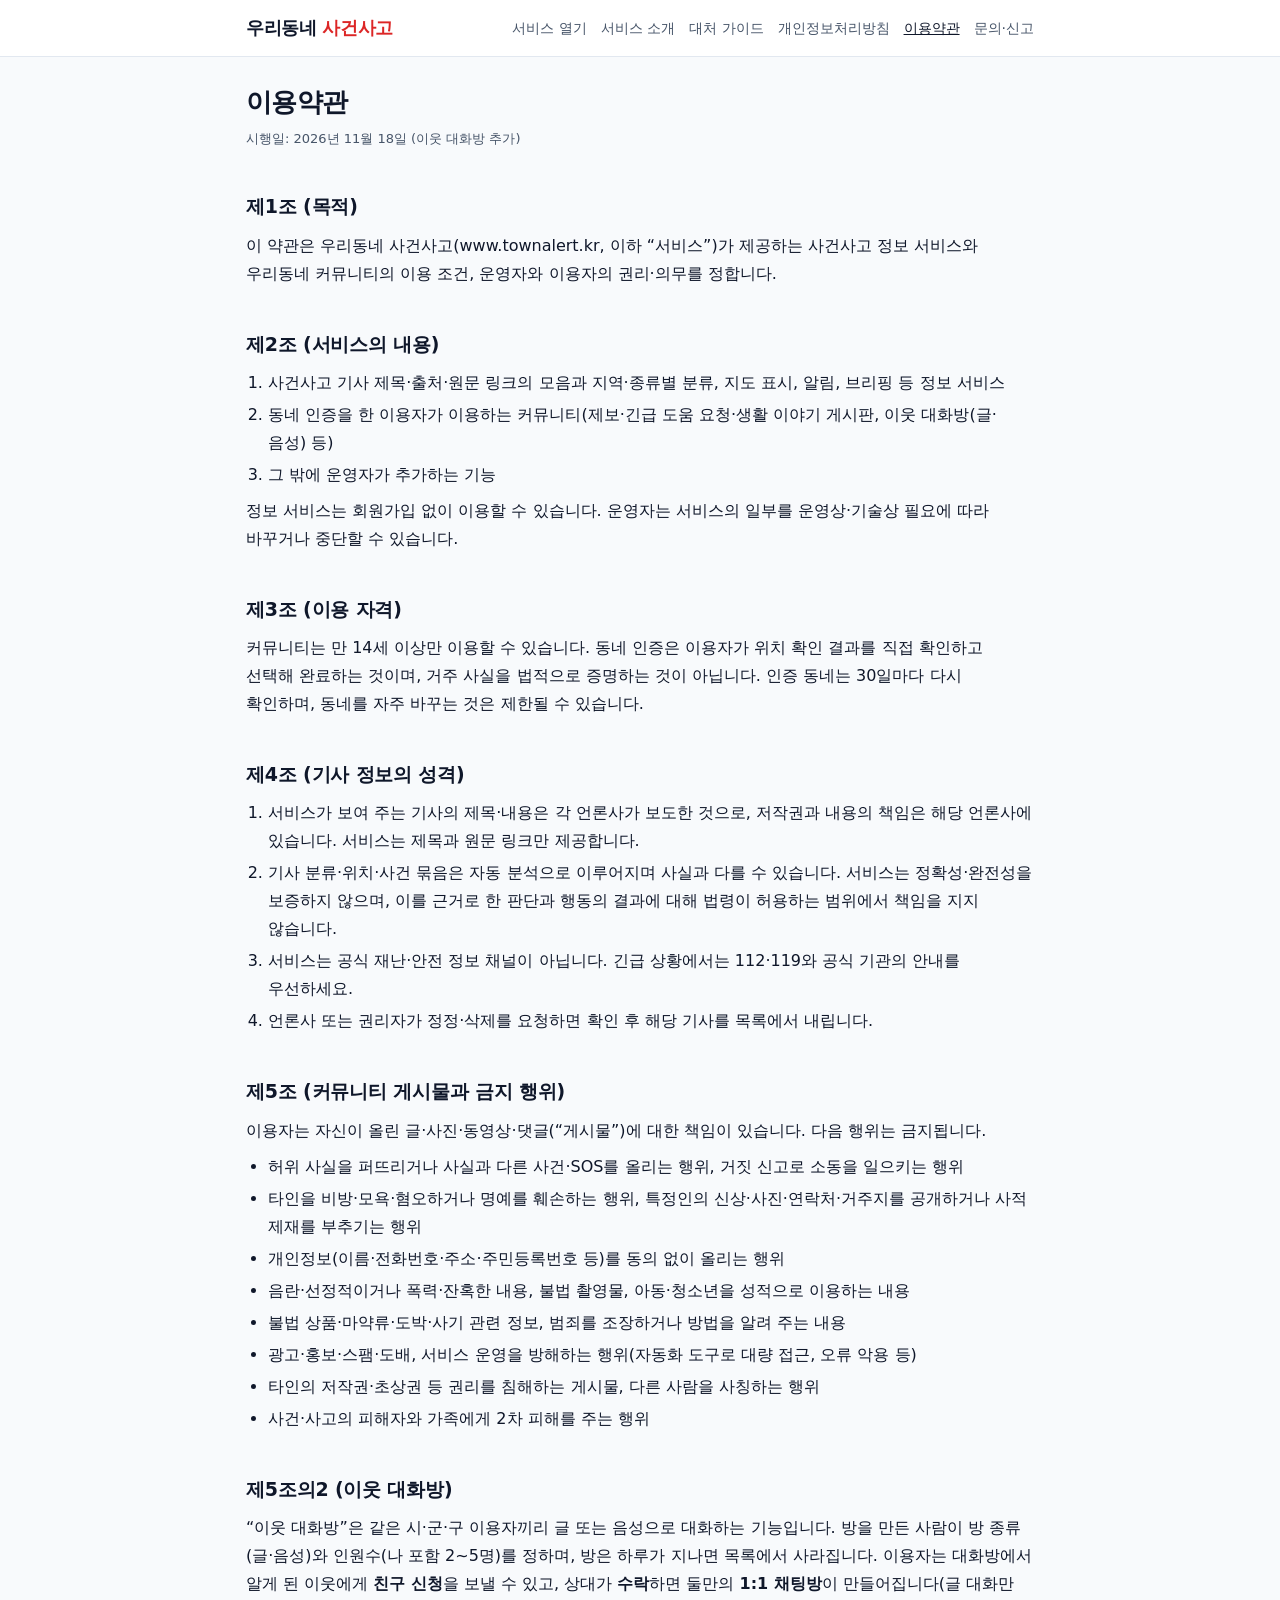
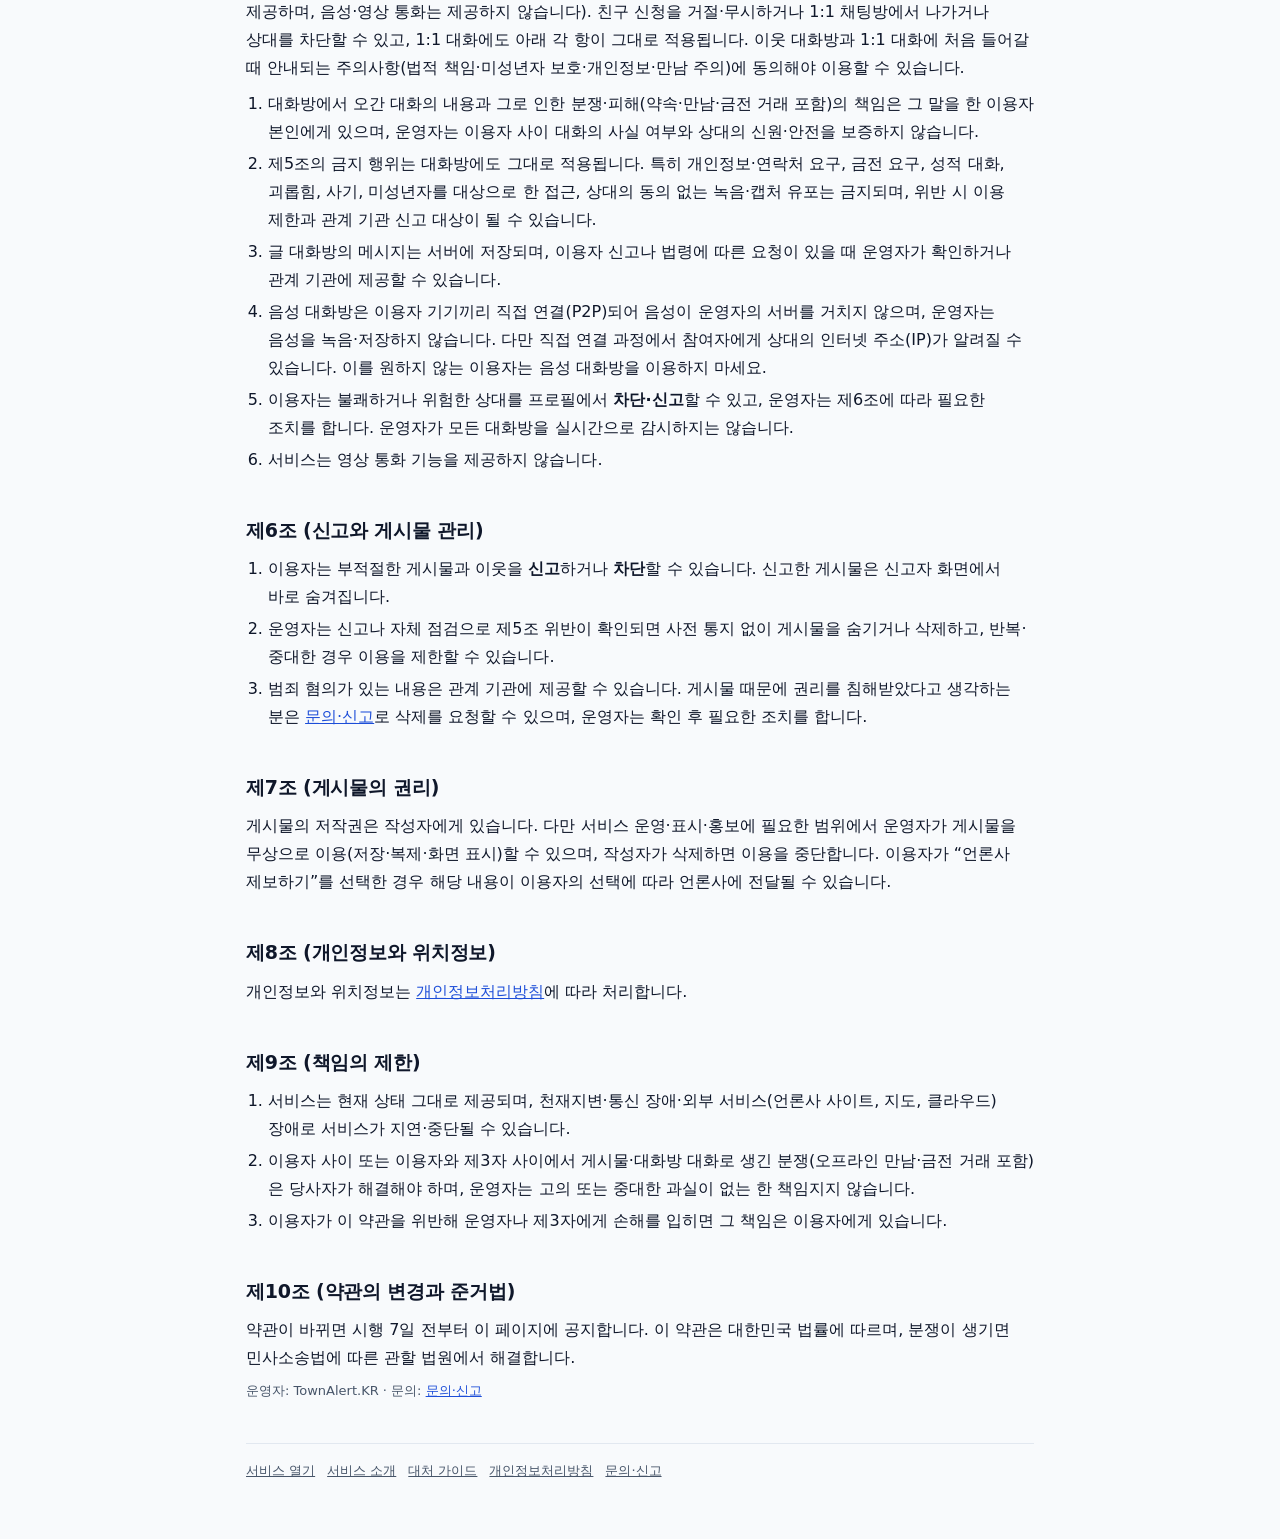
<file: terms.html>
<!DOCTYPE html>
<html lang="ko">
<head>
<script async src="https://www.googletagmanager.com/gtm.js?id=GTM-566SNNGH"></script>
<script>
  window.dataLayer = window.dataLayer || [];
  function gtag(){dataLayer.push(arguments);}
  gtag('js', new Date());
</script>
<meta charset="UTF-8">
<meta name="viewport" content="width=device-width, initial-scale=1.0">
    <script async src="https://pagead2.googlesyndication.com/pagead/js/adsbygoogle.js?client=ca-pub-5504452289096948" crossorigin="anonymous"></script>
<title>이용약관 - 우리동네 사건사고</title>
<meta name="description" content="우리동네 사건사고 서비스와 우리동네 커뮤니티의 이용 조건, 금지 행위, 게시물 관리, 책임의 범위를 안내합니다.">
<link rel="canonical" href="https://www.townalert.kr/terms.html">
<link rel="stylesheet" href="site.css">
</head>
<body>
<header class="top"><div class="top-in">
  <a class="brand" href="./">우리동네 <b>사건사고</b></a>
  <nav class="nav"><a href="./">서비스 열기</a><a href="about.html">서비스 소개</a><a href="guide.html">대처 가이드</a><a href="privacy.html">개인정보처리방침</a><a class="on" href="terms.html">이용약관</a><a href="contact.html">문의·신고</a></nav>
</div></header>
<main class="wrap">
  <h1>이용약관</h1>
  <p class="meta">시행일: 2026년 11월 18일 (이웃 대화방 추가)</p>

  <h2>제1조 (목적)</h2>
  <p>이 약관은 우리동네 사건사고(www.townalert.kr, 이하 “서비스”)가 제공하는 사건사고 정보 서비스와 우리동네 커뮤니티의 이용 조건, 운영자와 이용자의 권리·의무를 정합니다.</p>

  <h2>제2조 (서비스의 내용)</h2>
  <ol>
    <li>사건사고 기사 제목·출처·원문 링크의 모음과 지역·종류별 분류, 지도 표시, 알림, 브리핑 등 정보 서비스</li>
    <li>동네 인증을 한 이용자가 이용하는 커뮤니티(제보·긴급 도움 요청·생활 이야기 게시판, 이웃 대화방(글·음성) 등)</li>
    <li>그 밖에 운영자가 추가하는 기능</li>
  </ol>
  <p>정보 서비스는 회원가입 없이 이용할 수 있습니다. 운영자는 서비스의 일부를 운영상·기술상 필요에 따라 바꾸거나 중단할 수 있습니다.</p>

  <h2>제3조 (이용 자격)</h2>
  <p>커뮤니티는 만 14세 이상만 이용할 수 있습니다. 동네 인증은 이용자가 위치 확인 결과를 직접 확인하고 선택해 완료하는 것이며, 거주 사실을 법적으로 증명하는 것이 아닙니다. 인증 동네는 30일마다 다시 확인하며, 동네를 자주 바꾸는 것은 제한될 수 있습니다.</p>
  <h2>제4조 (기사 정보의 성격)</h2>
  <ol>
    <li>서비스가 보여 주는 기사의 제목·내용은 각 언론사가 보도한 것으로, 저작권과 내용의 책임은 해당 언론사에 있습니다. 서비스는 제목과 원문 링크만 제공합니다.</li>
    <li>기사 분류·위치·사건 묶음은 자동 분석으로 이루어지며 사실과 다를 수 있습니다. 서비스는 정확성·완전성을 보증하지 않으며, 이를 근거로 한 판단과 행동의 결과에 대해 법령이 허용하는 범위에서 책임을 지지 않습니다.</li>
    <li>서비스는 공식 재난·안전 정보 채널이 아닙니다. 긴급 상황에서는 112·119와 공식 기관의 안내를 우선하세요.</li>
    <li>언론사 또는 권리자가 정정·삭제를 요청하면 확인 후 해당 기사를 목록에서 내립니다.</li>
  </ol>

  <h2>제5조 (커뮤니티 게시물과 금지 행위)</h2>
  <p>이용자는 자신이 올린 글·사진·동영상·댓글(“게시물”)에 대한 책임이 있습니다. 다음 행위는 금지됩니다.</p>
  <ul>
    <li>허위 사실을 퍼뜨리거나 사실과 다른 사건·SOS를 올리는 행위, 거짓 신고로 소동을 일으키는 행위</li>
    <li>타인을 비방·모욕·혐오하거나 명예를 훼손하는 행위, 특정인의 신상·사진·연락처·거주지를 공개하거나 사적 제재를 부추기는 행위</li>
    <li>개인정보(이름·전화번호·주소·주민등록번호 등)를 동의 없이 올리는 행위</li>
    <li>음란·선정적이거나 폭력·잔혹한 내용, 불법 촬영물, 아동·청소년을 성적으로 이용하는 내용</li>
    <li>불법 상품·마약류·도박·사기 관련 정보, 범죄를 조장하거나 방법을 알려 주는 내용</li>
    <li>광고·홍보·스팸·도배, 서비스 운영을 방해하는 행위(자동화 도구로 대량 접근, 오류 악용 등)</li>
    <li>타인의 저작권·초상권 등 권리를 침해하는 게시물, 다른 사람을 사칭하는 행위</li>
    <li>사건·사고의 피해자와 가족에게 2차 피해를 주는 행위</li>
  </ul>

  <h2>제5조의2 (이웃 대화방)</h2>
  <p>“이웃 대화방”은 같은 시·군·구 이용자끼리 글 또는 음성으로 대화하는 기능입니다. 방을 만든 사람이 방 종류(글·음성)와 인원수(나 포함 2~5명)를 정하며, 방은 하루가 지나면 목록에서 사라집니다. 이용자는 대화방에서 알게 된 이웃에게 <b>친구 신청</b>을 보낼 수 있고, 상대가 <b>수락</b>하면 둘만의 <b>1:1 채팅방</b>이 만들어집니다(글 대화만 제공하며, 음성·영상 통화는 제공하지 않습니다). 친구 신청을 거절·무시하거나 1:1 채팅방에서 나가거나 상대를 차단할 수 있고, 1:1 대화에도 아래 각 항이 그대로 적용됩니다. 이웃 대화방과 1:1 대화에 처음 들어갈 때 안내되는 주의사항(법적 책임·미성년자 보호·개인정보·만남 주의)에 동의해야 이용할 수 있습니다.</p>
  <ol>
    <li>대화방에서 오간 대화의 내용과 그로 인한 분쟁·피해(약속·만남·금전 거래 포함)의 책임은 그 말을 한 이용자 본인에게 있으며, 운영자는 이용자 사이 대화의 사실 여부와 상대의 신원·안전을 보증하지 않습니다.</li>
    <li>제5조의 금지 행위는 대화방에도 그대로 적용됩니다. 특히 개인정보·연락처 요구, 금전 요구, 성적 대화, 괴롭힘, 사기, 미성년자를 대상으로 한 접근, 상대의 동의 없는 녹음·캡처 유포는 금지되며, 위반 시 이용 제한과 관계 기관 신고 대상이 될 수 있습니다.</li>
    <li>글 대화방의 메시지는 서버에 저장되며, 이용자 신고나 법령에 따른 요청이 있을 때 운영자가 확인하거나 관계 기관에 제공할 수 있습니다.</li>
    <li>음성 대화방은 이용자 기기끼리 직접 연결(P2P)되어 음성이 운영자의 서버를 거치지 않으며, 운영자는 음성을 녹음·저장하지 않습니다. 다만 직접 연결 과정에서 참여자에게 상대의 인터넷 주소(IP)가 알려질 수 있습니다. 이를 원하지 않는 이용자는 음성 대화방을 이용하지 마세요.</li>
    <li>이용자는 불쾌하거나 위험한 상대를 프로필에서 <b>차단·신고</b>할 수 있고, 운영자는 제6조에 따라 필요한 조치를 합니다. 운영자가 모든 대화방을 실시간으로 감시하지는 않습니다.</li>
    <li>서비스는 영상 통화 기능을 제공하지 않습니다.</li>
  </ol>

  <h2>제6조 (신고와 게시물 관리)</h2>
  <ol>
    <li>이용자는 부적절한 게시물과 이웃을 <b>신고</b>하거나 <b>차단</b>할 수 있습니다. 신고한 게시물은 신고자 화면에서 바로 숨겨집니다.</li>
    <li>운영자는 신고나 자체 점검으로 제5조 위반이 확인되면 사전 통지 없이 게시물을 숨기거나 삭제하고, 반복·중대한 경우 이용을 제한할 수 있습니다.</li>
    <li>범죄 혐의가 있는 내용은 관계 기관에 제공할 수 있습니다. 게시물 때문에 권리를 침해받았다고 생각하는 분은 <a href="contact.html">문의·신고</a>로 삭제를 요청할 수 있으며, 운영자는 확인 후 필요한 조치를 합니다.</li>
  </ol>

  <h2>제7조 (게시물의 권리)</h2>
  <p>게시물의 저작권은 작성자에게 있습니다. 다만 서비스 운영·표시·홍보에 필요한 범위에서 운영자가 게시물을 무상으로 이용(저장·복제·화면 표시)할 수 있으며, 작성자가 삭제하면 이용을 중단합니다. 이용자가 “언론사 제보하기”를 선택한 경우 해당 내용이 이용자의 선택에 따라 언론사에 전달될 수 있습니다.</p>

  <h2>제8조 (개인정보와 위치정보)</h2>
  <p>개인정보와 위치정보는 <a href="privacy.html">개인정보처리방침</a>에 따라 처리합니다.</p>

  <h2>제9조 (책임의 제한)</h2>
  <ol>
    <li>서비스는 현재 상태 그대로 제공되며, 천재지변·통신 장애·외부 서비스(언론사 사이트, 지도, 클라우드) 장애로 서비스가 지연·중단될 수 있습니다.</li>
    <li>이용자 사이 또는 이용자와 제3자 사이에서 게시물·대화방 대화로 생긴 분쟁(오프라인 만남·금전 거래 포함)은 당사자가 해결해야 하며, 운영자는 고의 또는 중대한 과실이 없는 한 책임지지 않습니다.</li>
    <li>이용자가 이 약관을 위반해 운영자나 제3자에게 손해를 입히면 그 책임은 이용자에게 있습니다.</li>
  </ol>

  <h2>제10조 (약관의 변경과 준거법)</h2>
  <p>약관이 바뀌면 시행 7일 전부터 이 페이지에 공지합니다. 이 약관은 대한민국 법률에 따르며, 분쟁이 생기면 민사소송법에 따른 관할 법원에서 해결합니다.</p>

  <p class="meta">운영자: TownAlert.KR · 문의: <a href="contact.html">문의·신고</a></p>
  <div class="foot"><a href="./">서비스 열기</a><a href="about.html">서비스 소개</a><a href="guide.html">대처 가이드</a><a href="privacy.html">개인정보처리방침</a><a href="contact.html">문의·신고</a></div>
</main>
</body>
</html>
</file>
<file: site.css>
/* 우리동네 사건사고 - 안내 페이지 공통 스타일 (소개·가이드·개인정보처리방침·이용약관·문의) */
:root { --bg:#f8fafc; --card:#ffffff; --text:#0f172a; --sub:#475569; --line:#e2e8f0; --brand:#dc2626; --link:#1d4ed8; }
@media (prefers-color-scheme: dark) { :root { --bg:#0b1120; --card:#111a2e; --text:#f1f5f9; --sub:#cbd5e1; --line:#26334d; --brand:#f87171; --link:#93c5fd; } }
* { box-sizing: border-box; }
html { -webkit-text-size-adjust: 100%; }
body { margin:0; background:var(--bg); color:var(--text); line-height:1.75; font-size:16px;
  font-family:'Pretendard Variable','Pretendard',-apple-system,BlinkMacSystemFont,system-ui,Roboto,'Apple SD Gothic Neo','Malgun Gothic',sans-serif; word-break:keep-all; }
a { color:var(--link); }
.top { background:var(--card); border-bottom:1px solid var(--line); }
.top-in, .wrap { max-width:820px; margin:0 auto; padding:0 16px; }
.top-in { display:flex; align-items:center; justify-content:space-between; gap:12px; flex-wrap:wrap; padding-top:12px; padding-bottom:12px; }
.brand { font-weight:900; font-size:18px; color:var(--text); text-decoration:none; letter-spacing:-.02em; }
.brand b { color:var(--brand); }
.nav { display:flex; flex-wrap:wrap; gap:4px 14px; font-size:14px; }
.nav a { color:var(--sub); text-decoration:none; } .nav a:hover, .nav a.on { color:var(--text); text-decoration:underline; }
.wrap { padding-top:28px; padding-bottom:56px; }
h1 { font-size:26px; line-height:1.35; margin:0 0 6px; letter-spacing:-.02em; }
.lead { color:var(--sub); margin:0 0 24px; }
h2 { font-size:19px; margin:34px 0 8px; padding-top:6px; letter-spacing:-.01em; }
h3 { font-size:16px; margin:20px 0 4px; }
p, li { color:var(--text); } p { margin:8px 0; }
ul, ol { padding-left:22px; margin:8px 0; } li { margin:4px 0; }
.card { background:var(--card); border:1px solid var(--line); border-radius:14px; padding:16px 18px; margin:14px 0; }
.note { background:rgba(220,38,38,.07); border:1px solid rgba(220,38,38,.28); border-radius:12px; padding:12px 14px; margin:14px 0; font-size:15px; }
table { width:100%; border-collapse:collapse; margin:10px 0; font-size:14.5px; }
th, td { border:1px solid var(--line); padding:8px 10px; text-align:left; vertical-align:top; } th { background:rgba(100,116,139,.12); }
.meta { color:var(--sub); font-size:13px; }
.foot { border-top:1px solid var(--line); margin-top:40px; padding-top:16px; color:var(--sub); font-size:13px; }
.foot a { color:var(--sub); margin-right:12px; }
.ph { background:rgba(250,204,21,.25); border-radius:4px; padding:0 4px; }
@media (max-width:560px) { h1 { font-size:22px; } body { font-size:15.5px; } th, td { padding:6px 7px; } }
</file>
